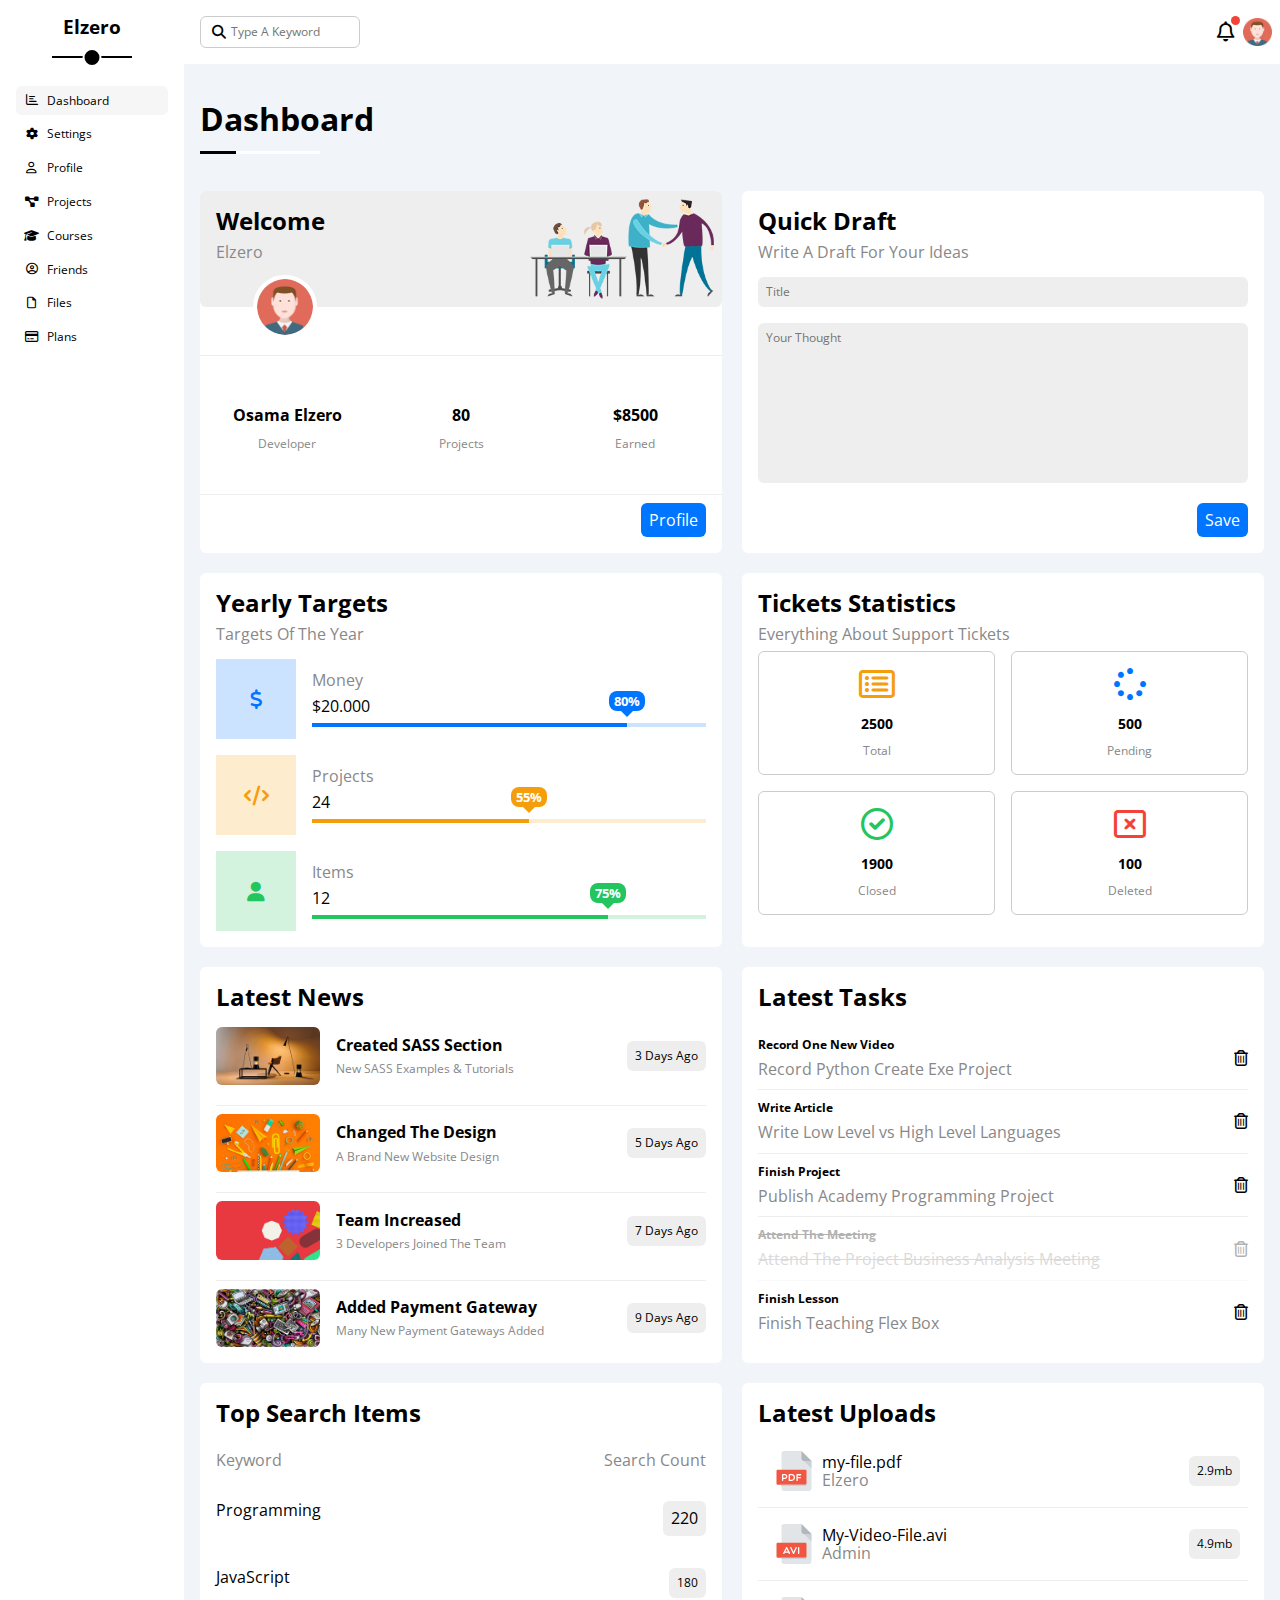
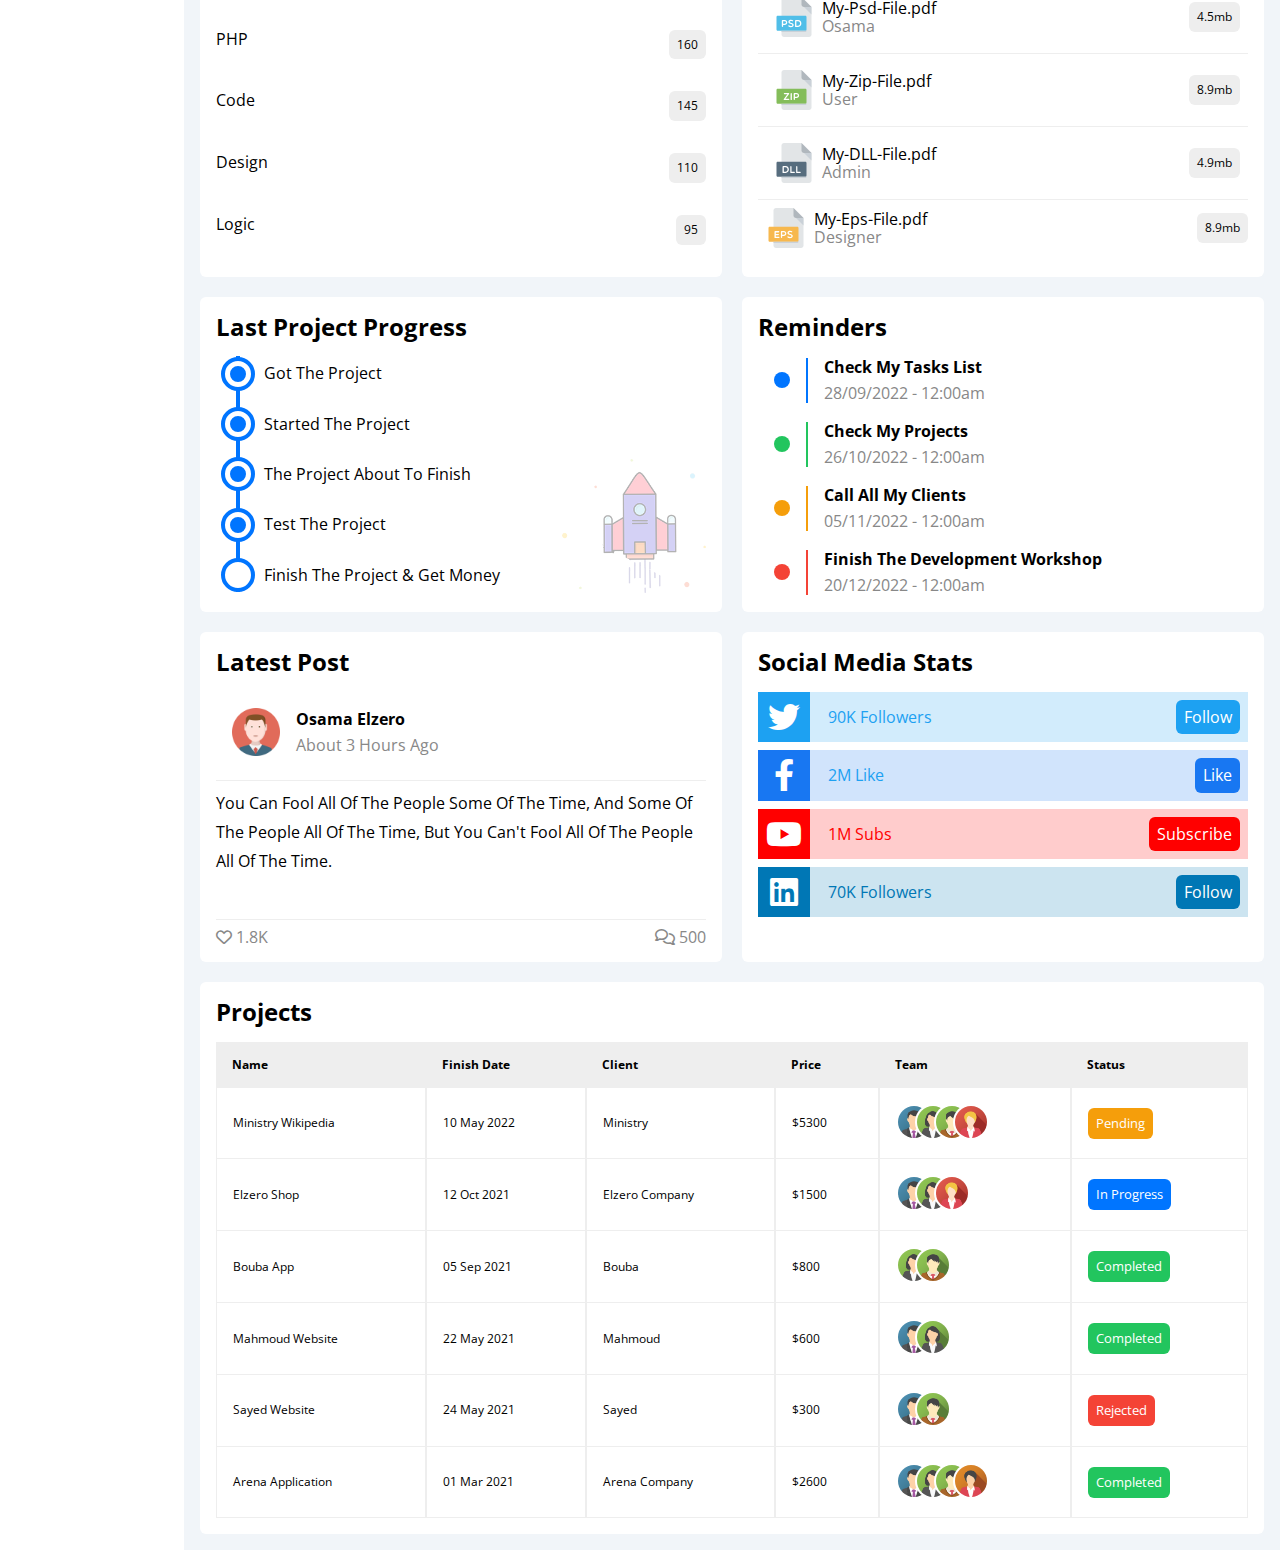
<file: index.html>
<!DOCTYPE html>
<html lang="en">
  <head>
    <meta charset="UTF-8" />
    <meta http-equiv="X-UA-Compatible" content="IE=edge" />
    <meta name="viewport" content="width=device-width, initial-scale=1.0" />
    <title>Dashboard</title>
    <!-- font awesome  -->
    <link rel="stylesheet" href="css/all.min.css" />
    <!-- normalize css style -->
    <link rel="stylesheet" href="css/normalize.css" />
    <!-- css style main file  -->
    <link rel="stylesheet" href="css/master.css" />
    <!-- css framework file  -->
    <link rel="stylesheet" href="css/framework.css" />
    <!-- google fonts  -->
    <link rel="preconnect" href="https://fonts.googleapis.com" />
    <link rel="preconnect" href="https://fonts.gstatic.com" crossorigin />
    <link
      href="https://fonts.googleapis.com/css2?family=Open+Sans:wght@300;500&display=swap"
      rel="stylesheet"
    />
  </head>
  <body>
    <div class="page d-flex contaner">
      <div class="side-bar bg-white p-1 p-sm-2 position-relative">
        <h3 class="text-center position-relative">Elzero</h3>
        <ul>
          <li>
            <a
              class="active d-flex align-items-center fs-1 color-black b-radius-6 p-1"
              href="index.html"
            >
              <i class="fa-regular fa-chart-bar fa-fw"></i>
              <span class="ms-1 d-none d-sm-inline-block">Dashboard</span>
            </a>
          </li>
          <li>
            <a
              class="d-flex align-items-center fs-1 color-black b-radius-6 p-1"
              href="settings.html"
            >
              <i class="fa-solid fa-gear fa-fw"></i>
              <span class="ms-1 d-none d-sm-inline-block">Settings</span>
            </a>
          </li>
          <li>
            <a
              class="d-flex align-items-center fs-1 color-black b-radius-6 p-1"
              href="profile.html"
            >
              <i class="fa-regular fa-user fa-fw"></i>
              <span class="ms-1 d-none d-sm-inline-block">Profile</span>
            </a>
          </li>
          <li>
            <a
              class="d-flex align-items-center fs-1 color-black b-radius-6 p-1"
              href="projects.html"
            >
              <i class="fa-solid fa-diagram-project fa-fw"></i>
              <span class="ms-1 d-none d-sm-inline-block">Projects</span>
            </a>
          </li>
          <li>
            <a
              class="d-flex align-items-center fs-1 color-black b-radius-6 p-1"
              href="courses.html"
            >
              <i class="fa-solid fa-graduation-cap fa-fw"></i>
              <span class="ms-1 d-none d-sm-inline-block">Courses</span>
            </a>
          </li>
          <li>
            <a
              class="d-flex align-items-center fs-1 color-black b-radius-6 p-1"
              href="friends.html"
            >
              <i class="fa-regular fa-circle-user fa-fw"></i>
              <span class="ms-1 d-none d-sm-inline-block">Friends</span>
            </a>
          </li>
          <li>
            <a
              class="d-flex align-items-center fs-1 color-black b-radius-6 p-1"
              href="files.html"
            >
              <i class="fa-regular fa-file fa-fw"></i>
              <span class="ms-1 d-none d-sm-inline-block">Files</span>
            </a>
          </li>
          <li>
            <a
              class="d-flex align-items-center fs-1 color-black b-radius-6 p-1"
              href="plans.html"
            >
              <i class="fa-regular fa-credit-card fa-fw"></i>
              <span class="ms-1 d-none d-sm-inline-block">Plans</span>
            </a>
          </li>
        </ul>
      </div>
      <main class="w-100">
        <div
          class="head bg-white p-2 d-flex align-items-center justify-content-between"
        >
          <div class="search position-relative">
            <input
              class="b-radius-6 p-1 fs-1"
              type="text"
              placeholder="Type A Keyword"
            />
          </div>
          <div class="icons d-flex align-items-center">
            <div class="notification position-relative">
              <i class="fa-regular fa-bell fa-lg"></i>
            </div>
            <div class="avatar">
              <img class="mw-100 ms-1" src="imgs/avatar.png" alt="" />
            </div>
          </div>
        </div>
        <h1 class="p-2 position-relative">Dashboard</h1>
        <div class="content-container d-flex p-2">
          <!-- wlcome card  -->
          <div
            class="card welcome-card b-radius-6 position-relative d-flex flex-column bg-white"
          >
            <div class="card-head b-radius-6 position-relative bg-light-grey">
              <div class="row d-flex justify-content-between">
                <div class="col-1 p-2">
                  <h2 class="mb-1">Welcome</h2>
                  <span class="color-grey">Elzero</span>
                </div>
                <div class="col-2 p-1 d-none d-xsm-flex align-items-center">
                  <img class="mw-100" src="imgs/welcome.png" alt="" />
                </div>
              </div>
              <img class="avatar-2 mw-100" src="imgs/avatar.png" alt="" />
            </div>
            <div
              class="card-body pt-5 pb-1 b-radius-6 text-center bg-white flex-1 d-flex flex-column align-items-center"
            >
              <div
                class="info d-flex flex-1 flex-column flex-sm-row align-items-center justify-content-center w-100"
              >
                <div class="col-1 p-1 p-sm-2 flex-1">
                  <h4 class="name p-1">Osama Elzero</h4>
                  <span class="color-grey fs-1 p-1">Developer</span>
                </div>
                <div class="col-1 p-1 p-sm-2 flex-1">
                  <h4 class="name p-1">80</h4>
                  <span class="color-grey fs-1 p-1">Projects</span>
                </div>
                <div class="col-1 p-1 p-sm-2 flex-1">
                  <h4 class="name p-1">$8500</h4>
                  <span class="color-grey fs-1 p-1">Earned</span>
                </div>
              </div>
            </div>
            <a
              class="profile-link main-btn mb-2 me-2 ms-auto"
              href="profile.html"
              >Profile</a
            >
          </div>
          <!-- end welcome card  -->
          <!-- start draft card  -->
          <div class="card draft-card b-radius-6 p-2 bg-white">
            <h2 class="mb-1">Quick Draft</h2>
            <span class="color-grey d-flex mb-2"
              >Write A Draft For Your Ideas</span
            >
            <form action="">
              <input
                type="text"
                placeholder="Title"
                class="b-radius-6 bg-light-grey d-flex w-100 border-none p-1 mb-2 fs-1"
              />
              <textarea
                class="thought b-radius-6 bg-light-grey w-100 border-none p-1 mb-2 fs-1"
                placeholder="Your Thought"
              ></textarea>
              <input
                type="submit"
                value="Save"
                class="save main-btn d-flex ms-auto"
                href="profile.html "
              />
            </form>
          </div>
          <!-- end quick draft card  -->
          <!-- star statistics card  -->
          <div
            class="card statistics b-radius-6 position-relative bg-white b-radius-6 p-2"
          >
            <h2 class="mb-1">Yearly Targets</h2>
            <span class="color-grey">Targets Of The Year</span>
            <div class="targets mt-2 d-flex flex-column gap-1">
              <div class="target blue d-flex align-items-center">
                <div
                  class="icon bg-light-blue color-blue d-flex justify-content-center align-items-center"
                >
                  <i class="fa-solid fa-dollar-sign fa-lg"></i>
                </div>
                <div class="ms-2 flex-1">
                  <div class="title color-grey mb-1">Money</div>
                  <div class="mb-1">$20.000</div>
                  <div class="progress bg-light-blue position-relative">
                    <span
                      class="bg-blue"
                      style="width: 80%"
                      data-progress="80%"
                    ></span>
                  </div>
                </div>
              </div>
              <div class="target orange d-flex align-items-center">
                <div
                  class="icon bg-light-orange color-orange d-flex justify-content-center align-items-center"
                >
                  <i class="fa-solid fa-code fa-lg"></i>
                </div>
                <div class="ms-2 flex-1">
                  <div class="title color-grey mb-1">Projects</div>
                  <div class="mb-1">24</div>
                  <div class="progress bg-light-orange position-relative">
                    <span
                      class="bg-orange"
                      style="width: 55%"
                      data-progress="55%"
                    ></span>
                  </div>
                </div>
              </div>
              <div class="target green d-flex align-items-center">
                <div
                  class="icon bg-light-green color-green d-flex justify-content-center align-items-center"
                >
                  <i class="fa-solid fa-user fa-lg"></i>
                </div>
                <div class="ms-2 flex-1">
                  <div class="title color-grey mb-1">Items</div>
                  <div class="mb-1">12</div>
                  <div class="progress bg-light-green position-relative">
                    <span
                      class="bg-green"
                      style="width: 75%"
                      data-progress="75%"
                    ></span>
                  </div>
                </div>
              </div>
            </div>
          </div>
          <!-- end  statistics card  -->
          <!-- start ticket card  -->
          <div class="card tickets b-radius-6 position-relative p-2 bg-white">
            <h2 class="mb-1">Tickets Statistics</h2>
            <p class="color-grey">Everything About Support Tickets</p>
            <div class="mt-1 d-flex text-center gap-1 flex-wrap">
              <div class="box p-2 b-radius-6">
                <i
                  class="fa-regular fa-rectangle-list fa-2x mb-2 color-orange"
                ></i>
                <span class="d-block fw-bold fs-2 mb-1">2500</span>
                <span class="color-grey fs-1">Total</span>
              </div>
              <div class="box p-2 b-radius-6">
                <i class="fa-solid fa-spinner fa-2x mb-2 color-blue"></i>
                <span class="d-block fw-bold fs-2 mb-1">500</span>
                <span class="color-grey fs-1">Pending</span>
              </div>
              <div class="box p-2 b-radius-6">
                <i
                  class="fa-regular fa-circle-check fa-2x mb-2 color-green"
                ></i>
                <span class="d-block fw-bold fs-2 mb-1">1900</span>
                <span class="color-grey fs-1">Closed</span>
              </div>
              <div class="box p-2 b-radius-6">
                <i
                  class="fa-regular fa-rectangle-xmark fa-2x mb-2 color-red"
                ></i>
                <span class="d-block fw-bold fs-2 mb-1">100</span>
                <span class="color-grey fs-1">Deleted</span>
              </div>
            </div>
          </div>
          <!-- end ticket card  -->
          <!-- begin Latest News card  -->
          <div
            class="card news b-radius-6 position-relative p-2 bg-white text-center text-sm-left"
          >
            <h2 class="mb-2">Latest News</h2>
            <div class="news-row mb-1 d-sm-flex align-items-center">
              <img class="mw-100" src="imgs/news-01.png" alt="" />
              <div class="info">
                <h3 class="mb-1">Created SASS Section</h3>
                <p class="fs-1 color-grey">New SASS Examples & Tutorials</p>
              </div>
              <div class="label main-btn bg-light-grey fs-1 color-black">
                3 Days Ago
              </div>
            </div>
            <div class="news-row mb-1 d-sm-flex align-items-center">
              <img class="mw-100" src="imgs/news-02.png" alt="" />
              <div class="info">
                <h3 class="mb-1">Changed The Design</h3>
                <p class="fs-1 color-grey">A Brand New Website Design</p>
              </div>
              <div class="label main-btn bg-light-grey fs-1 color-black">
                5 Days Ago
              </div>
            </div>
            <div class="news-row mb-1 d-sm-flex align-items-center">
              <img class="mw-100" src="imgs/news-03.png" alt="" />
              <div class="info">
                <h3 class="mb-1">Team Increased</h3>
                <p class="fs-1 color-grey">3 Developers Joined The Team</p>
              </div>
              <div class="label main-btn bg-light-grey fs-1 color-black">
                7 Days Ago
              </div>
            </div>
            <div class="news-row d-sm-flex align-items-center">
              <img class="mw-100" src="imgs/news-04.png" alt="" />
              <div class="info">
                <h3 class="mb-1">Added Payment Gateway</h3>
                <p class="fs-1 color-grey">Many New Payment Gateways Added</p>
              </div>
              <div class="label main-btn bg-light-grey fs-1 color-black">
                9 Days Ago
              </div>
            </div>
          </div>
          <!-- end Latest News card  -->
          <!-- start tasks -->
          <div class="card tasks b-radius-6 position-relative p-2 bg-white">
            <h2 class="mb-2">Latest Tasks</h2>
            <div
              class="task-row d-flex align-items-center justify-content-between"
            >
              <div class="info">
                <h3 class="mb-1 fs-1">Record One New Video</h3>
                <p class="color-grey">Record Python Create Exe Project</p>
              </div>
              <i class="fa-regular fa-trash-can delete"></i>
            </div>
            <div
              class="task-row d-flex align-items-center justify-content-between"
            >
              <div class="info">
                <h3 class="mb-1 fs-1">Write Article</h3>
                <p class="color-grey">
                  Write Low Level vs High Level Languages
                </p>
              </div>
              <i class="fa-regular fa-trash-can delete"></i>
            </div>
            <div
              class="task-row d-flex align-items-center justify-content-between"
            >
              <div class="info">
                <h3 class="mb-1 fs-1">Finish Project</h3>
                <p class="color-grey">Publish Academy Programming Project</p>
              </div>
              <i class="fa-regular fa-trash-can delete"></i>
            </div>
            <div
              class="task-row d-flex align-items-center justify-content-between done"
            >
              <div class="info">
                <h3 class="mb-1 fs-1">Attend The Meeting</h3>
                <p class="color-grey">
                  Attend The Project Business Analysis Meeting
                </p>
              </div>
              <i class="fa-regular fa-trash-can delete"></i>
            </div>
            <div
              class="task-row d-flex align-items-center justify-content-between"
            >
              <div class="info">
                <h3 class="mb-1 fs-1">Finish Lesson</h3>
                <p class="color-grey">Finish Teaching Flex Box</p>
              </div>
              <i class="fa-regular fa-trash-can delete"></i>
            </div>
          </div>
          <!-- end tasks  -->
          <!-- begin search items card  -->
          <div
            class="card search-items b-radius-6 position-relative p-2 bg-white"
          >
            <h2 class="mb-3">Top Search Items</h2>
            <div
              class="items-head d-flex justify-content-between color-grey mb-2"
            >
              <div>Keyword</div>
              <div>Search Count</div>
            </div>
            <div class="items d-flex justify-content-between py-2">
              <span>Programming</span>
              <span class="bg-light-grey main-btn color-black">220</span>
            </div>
            <div class="items d-flex justify-content-between py-2">
              <span>JavaScript</span>
              <span class="bg-light-grey main-btn color-black fs-1">180</span>
            </div>
            <div class="items d-flex justify-content-between py-2">
              <span>PHP</span>
              <span class="bg-light-grey main-btn color-black fs-1">160</span>
            </div>
            <div class="items d-flex justify-content-between py-2">
              <span>Code</span>
              <span class="bg-light-grey main-btn color-black fs-1">145</span>
            </div>
            <div class="items d-flex justify-content-between py-2">
              <span>Design</span>
              <span class="bg-light-grey main-btn color-black fs-1">110</span>
            </div>
            <div class="items d-flex justify-content-between py-2">
              <span>Logic</span>
              <span class="bg-light-grey main-btn color-black fs-1">95</span>
            </div>
          </div>
          <!-- end serch items card  -->
          <!-- begin latest uploads card  -->
          <div
            class="card latest-uploads b-radius-6 position-relative p-2 bg-white"
          >
            <h2 class="mb-1">Latest Uploads</h2>
            <ul>
              <li class="d-flex justify-content-between align-items-center p-1">
                <div class="d-flex align-items-center">
                  <img class="m-1" src="imgs/pdf.svg" alt="" />
                  <div>
                    <span class="d-block">my-file.pdf</span>
                    <span class="color-grey">Elzero</span>
                  </div>
                </div>
                <div class="bg-light-grey main-btn color-black fs-1">2.9mb</div>
              </li>
              <li class="d-flex justify-content-between align-items-center p-1">
                <div class="d-flex align-items-center">
                  <img class="m-1" src="imgs/avi.svg" alt="" />
                  <div>
                    <span class="d-block">My-Video-File.avi</span>
                    <span class="color-grey">Admin</span>
                  </div>
                </div>
                <div class="bg-light-grey main-btn color-black fs-1">4.9mb</div>
              </li>
              <li class="d-flex justify-content-between align-items-center p-1">
                <div class="d-flex align-items-center">
                  <img class="m-1" src="imgs/psd.svg" alt="" />
                  <div>
                    <span class="d-block">My-Psd-File.pdf</span>
                    <span class="color-grey">Osama</span>
                  </div>
                </div>
                <div class="bg-light-grey main-btn color-black fs-1">4.5mb</div>
              </li>
              <li class="d-flex justify-content-between align-items-center p-1">
                <div class="d-flex align-items-center">
                  <img class="m-1" src="imgs/zip.svg" alt="" />
                  <div>
                    <span class="d-block">My-Zip-File.pdf</span>
                    <span class="color-grey">User</span>
                  </div>
                </div>
                <div class="bg-light-grey main-btn color-black fs-1">8.9mb</div>
              </li>
              <li class="d-flex justify-content-between align-items-center p-1">
                <div class="d-flex align-items-center">
                  <img class="m-1" src="imgs/dll.svg" alt="" />
                  <div>
                    <span class="d-block">My-DLL-File.pdf</span>
                    <span class="color-grey">Admin</span>
                  </div>
                </div>
                <div class="bg-light-grey main-btn color-black fs-1">4.9mb</div>
              </li>
              <li class="d-flex justify-content-between align-items-center">
                <div class="d-flex align-items-center">
                  <img class="m-1" src="imgs/eps.svg" alt="" />
                  <div>
                    <span class="d-block">My-Eps-File.pdf</span>
                    <span class="color-grey">Designer</span>
                  </div>
                </div>
                <div class="bg-light-grey main-btn color-black fs-1">8.9mb</div>
              </li>
            </ul>
          </div>
          <!-- End Latest Uploads card -->
          <!-- Start Last Project Progeress card -->
          <div
            class="card last-project card b-radius-6 position-relative p-2 bg-white position-relative"
          >
            <h2 class="mb-2">Last Project Progress</h2>
            <ul class="position-relative">
              <li class="mt-2 ps-3 py-1 d-flex align-items-center done">
                Got The Project
              </li>
              <li class="mt-2 ps-3 py-1 d-flex align-items-center done">
                Started The Project
              </li>
              <li class="mt-2 ps-3 py-1 d-flex align-items-center done">
                The Project About To Finish
              </li>
              <li class="mt-2 ps-3 py-1 d-flex align-items-center current">
                Test The Project
              </li>
              <li class="mt-2 ps-3 py-1 d-flex align-items-center">
                Finish The Project & Get Money
              </li>
            </ul>
            <img
              class="launch-icon d-none d-sm-block"
              src="imgs/project.png"
              alt=""
            />
          </div>
          <!-- End Last Project Progress card -->
          <!-- Start Reminders card -->
          <div class="reminders card b-radius-6 position-relative p-2 bg-white">
            <h2 class="mb-2">Reminders</h2>
            <ul class="">
              <li class="d-flex align-items-center mt-2">
                <span class="key bg-blue m-2 d-block radius-50"></span>
                <div class="ps-2 blue">
                  <p class="fw-bold mb-1">Check My Tasks List</p>
                  <span class="color-grey">28/09/2022 - 12:00am</span>
                </div>
              </li>
              <li class="d-flex align-items-center mt-2">
                <span class="key bg-green m-2 d-block radius-50"></span>
                <div class="ps-2 green">
                  <p class="fw-bold mb-1">Check My Projects</p>
                  <span class="color-grey">26/10/2022 - 12:00am</span>
                </div>
              </li>
              <li class="d-flex align-items-center mt-2">
                <span class="key bg-orange m-2 d-block radius-50"></span>
                <div class="ps-2 orange">
                  <p class="fw-bold mb-1">Call All My Clients</p>
                  <span class="color-grey">05/11/2022 - 12:00am</span>
                </div>
              </li>
              <li class="d-flex align-items-center mt-2">
                <span class="key bg-red m-2 d-block radius-50"></span>
                <div class="ps-2 red">
                  <p class="fw-bold mb-1">Finish The Development Workshop</p>
                  <span class="color-grey">20/12/2022 - 12:00am</span>
                </div>
              </li>
            </ul>
          </div>
          <!-- End Reminders card -->
          <!-- Start Latest Post card -->
          <div
            class="latest-post card b-radius-6 position-relative p-2 bg-white"
          >
            <h2 class="mb-2">Latest Post</h2>
            <div class="top d-flex align-items-center">
              <img class="avatar m-2" src="imgs/avatar.png" alt="" />
              <div class="info">
                <span class="d-block mb-1 fw-bold">Osama Elzero</span>
                <span class="color-grey">About 3 Hours Ago</span>
              </div>
            </div>
            <div
              class="post-content text-center text-sm-left pt-1 pb-1 mt-1 mb-1"
            >
              You can fool all of the people some of the time, and some of the
              people all of the time, but you can't fool all of the people all
              of the time.
            </div>
            <div
              class="post-stats d-flex justify-content-between align-items-center color-grey"
            >
              <div>
                <i class="fa-regular fa-heart"></i>
                <span>1.8K</span>
              </div>
              <div>
                <i class="fa-regular fa-comments"></i>
                <span>500</span>
              </div>
            </div>
          </div>
          <!-- End Latest Post card -->
          <!-- Start Social Media Stats card -->
          <div
            class="social-media card b-radius-6 position-relative p-2 bg-white"
          >
            <h2 class="mb-2">Social Media Stats</h2>
            <div
              class="box twitter p-1 position-relative mb-1 d-flex justify-content-between align-items-center"
            >
              <i
                class="fa-brands fa-twitter fa-2x color-white h-100 d-flex justify-content-center align-items-center"
              ></i>
              <span>90K Followers</span>
              <a class="color-white main-btn" href="#">Follow</a>
            </div>
            <div
              class="box facebook p-1 position-relative mb-1 d-flex justify-content-between align-items-center"
            >
              <i
                class="fa-brands fa-facebook-f fa-2x color-white h-100 d-flex justify-content-center align-items-center"
              ></i>
              <span>2M Like</span>
              <a class="color-white main-btn" href="#">Like</a>
            </div>
            <div
              class="box youtube p-1 position-relative mb-1 d-flex justify-content-between align-items-center"
            >
              <i
                class="fa-brands fa-youtube fa-2x color-white h-100 d-flex justify-content-center align-items-center"
              ></i>
              <span>1M Subs</span>
              <a class="color-white main-btn" href="#">Subscribe</a>
            </div>
            <div
              class="box linkedin p-1 position-relative mb-1 d-flex justify-content-between align-items-center"
            >
              <i
                class="fa-brands fa-linkedin fa-2x color-white h-100 d-flex justify-content-center align-items-center"
              ></i>
              <span>70K Followers</span>
              <a class="color-white main-btn" href="#">Follow</a>
            </div>
          </div>
          <!-- Start End Media Stats Widget -->
          <!-- Start Projects Table -->
          <div
            class="projects card b-radius-6 p-2 bg-white "
          >
            <h2 class="mb-2">Projects</h2>
            <div class="responsive-table">
              <table class="fs-1 w-100">
                <thead>
                  <tr>
                    <td>Name</td>
                    <td>Finish Date</td>
                    <td>Client</td>
                    <td>Price</td>
                    <td>Team</td>
                    <td>Status</td>
                  </tr>
                </thead>
                <tbody>
                  <tr>
                    <td>Ministry Wikipedia</td>
                    <td>10 May 2022</td>
                    <td>Ministry</td>
                    <td>$5300</td>
                    <td>
                      <img src="imgs/team-01.png" alt="" />
                      <img src="imgs/team-02.png" alt="" />
                      <img src="imgs/team-03.png" alt="" />
                      <img src="imgs/team-05.png" alt="" />
                    </td>
                    <td>
                      <span class="label main-btn bg-orange">Pending</span>
                    </td>
                  </tr>
                  <tr>
                    <td>Elzero Shop</td>
                    <td>12 Oct 2021</td>
                    <td>Elzero Company</td>
                    <td>$1500</td>
                    <td>
                      <img src="imgs/team-01.png" alt="" />
                      <img src="imgs/team-02.png" alt="" />
                      <img src="imgs/team-05.png" alt="" />
                    </td>
                    <td>
                      <span class="label main-btn bg-blue">In Progress</span>
                    </td>
                  </tr>
                  <tr>
                    <td>Bouba App</td>
                    <td>05 Sep 2021</td>
                    <td>Bouba</td>
                    <td>$800</td>
                    <td>
                      <img src="imgs/team-02.png" alt="" />
                      <img src="imgs/team-03.png" alt="" />
                    </td>
                    <td>
                      <span class="label main-btn bg-green">Completed</span>
                    </td>
                  </tr>
                  <tr>
                    <td>Mahmoud Website</td>
                    <td>22 May 2021</td>
                    <td>Mahmoud</td>
                    <td>$600</td>
                    <td>
                      <img src="imgs/team-01.png" alt="" />
                      <img src="imgs/team-02.png" alt="" />
                    </td>
                    <td>
                      <span class="label main-btn bg-green">Completed</span>
                    </td>
                  </tr>
                  <tr>
                    <td>Sayed Website</td>
                    <td>24 May 2021</td>
                    <td>Sayed</td>
                    <td>$300</td>
                    <td>
                      <img src="imgs/team-01.png" alt="" />
                      <img src="imgs/team-03.png" alt="" />
                    </td>
                    <td><span class="label main-btn bg-red">Rejected</span></td>
                  </tr>
                  <tr>
                    <td>Arena Application</td>
                    <td>01 Mar 2021</td>
                    <td>Arena Company</td>
                    <td>$2600</td>
                    <td>
                      <img src="imgs/team-01.png" alt="" />
                      <img src="imgs/team-02.png" alt="" />
                      <img src="imgs/team-03.png" alt="" />
                      <img src="imgs/team-04.png" alt="" />
                    </td>
                    <td>
                      <span class="label main-btn bg-green">Completed</span>
                    </td>
                  </tr>
                </tbody>
              </table>
            </div>
          </div>
        </div>
        <!-- End Projects Table -->
      </main>
    </div>
  </body>
</html>
</file>
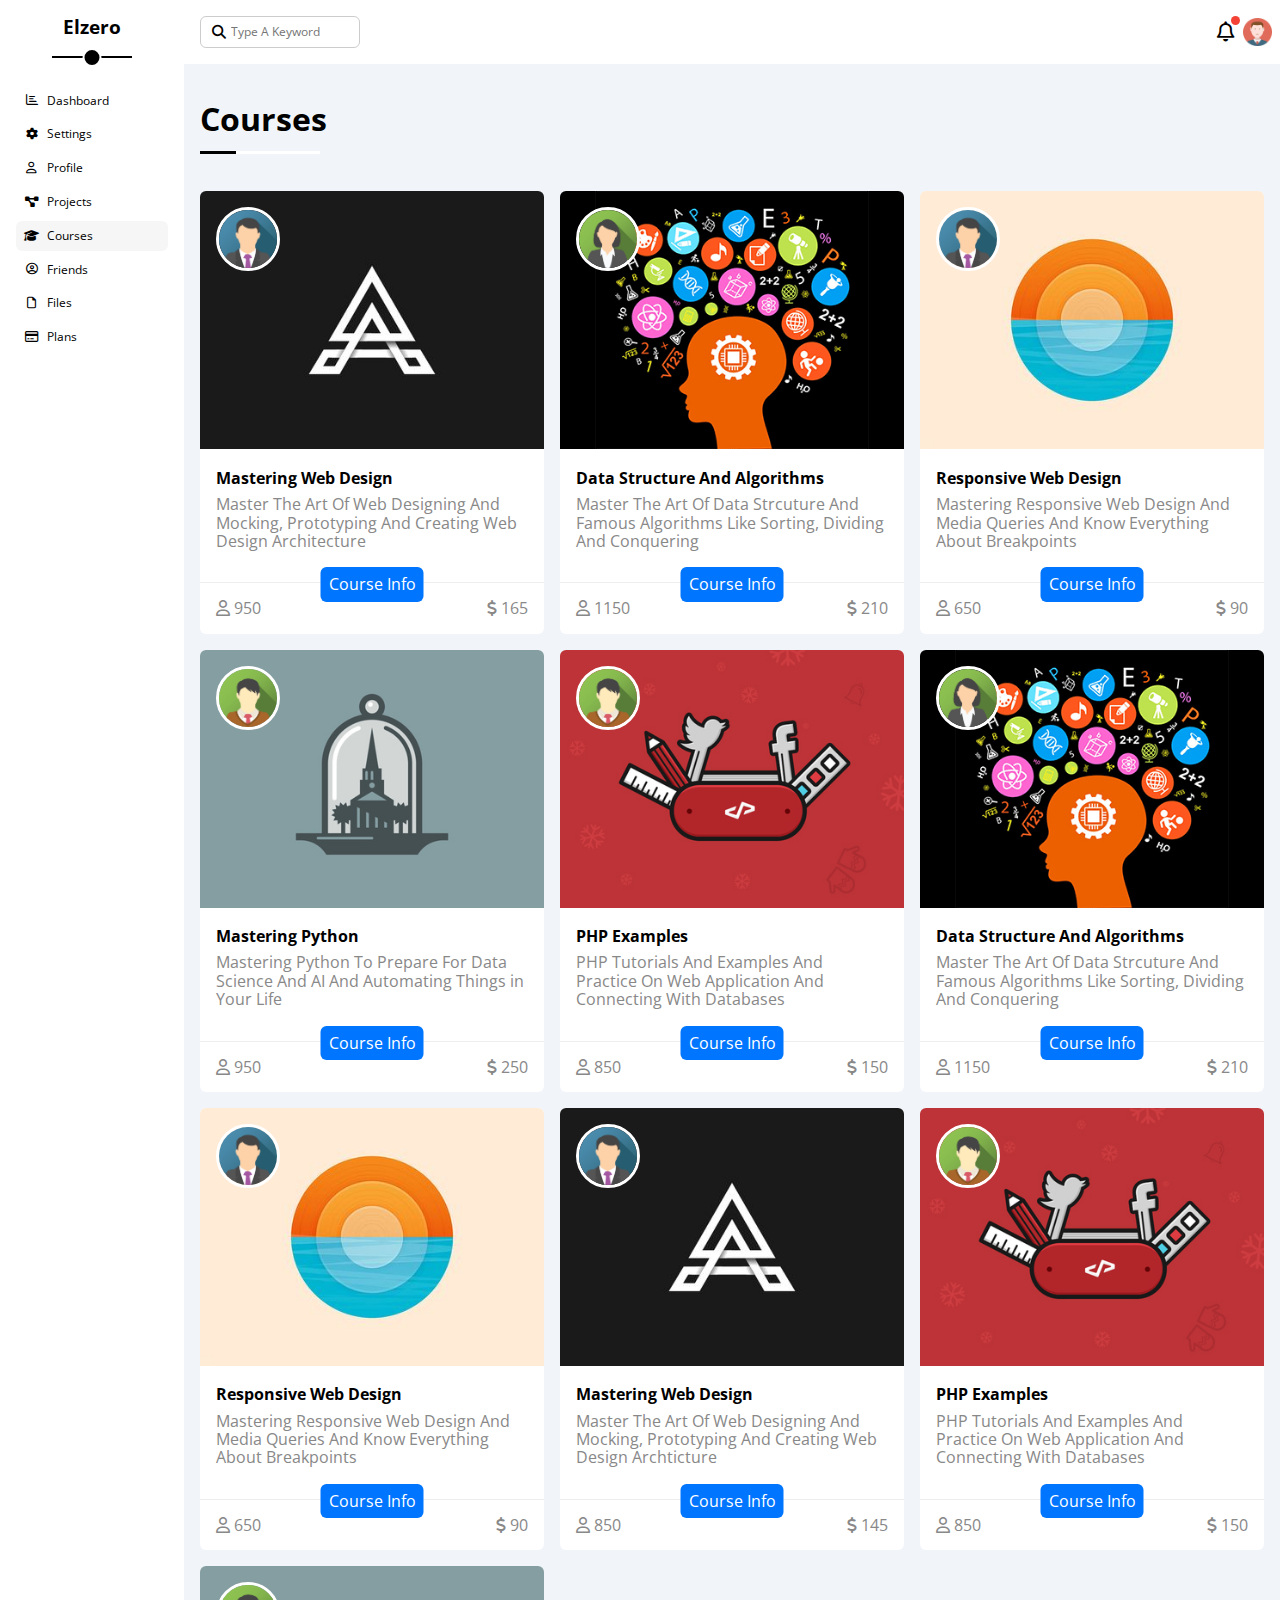
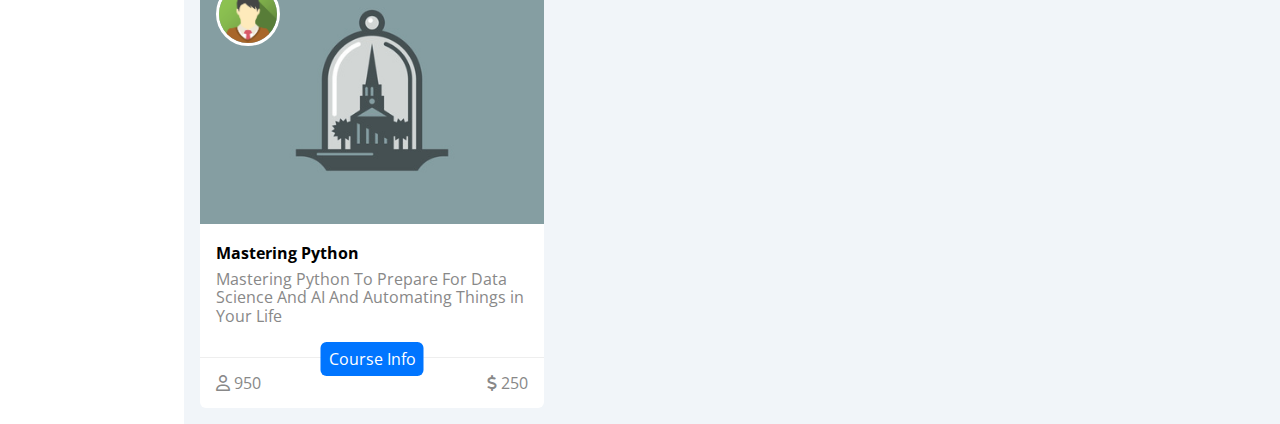
<file: courses.html>
<!DOCTYPE html>
<html lang="en">
  <head>
    <meta charset="UTF-8" />
    <meta http-equiv="X-UA-Compatible" content="IE=edge" />
    <meta name="viewport" content="width=device-width, initial-scale=1.0" />
    <title>Courses</title>
    <!-- font awesome  -->
    <link rel="stylesheet" href="css/all.min.css" />
    <!-- normalize css style -->
    <link rel="stylesheet" href="css/normalize.css" />
    <!-- css style main file  -->
    <link rel="stylesheet" href="css/master.css" />
    <!-- css framework file  -->
    <link rel="stylesheet" href="css/framework.css" />
    <!-- google fonts  -->
    <link rel="preconnect" href="https://fonts.googleapis.com" />
    <link rel="preconnect" href="https://fonts.gstatic.com" crossorigin />
    <link
      href="https://fonts.googleapis.com/css2?family=Open+Sans:wght@300;500&display=swap"
      rel="stylesheet"
    />
  </head>
  <body>
    <div class="page d-flex contaner">
      <div class="side-bar bg-white p-1 p-sm-2 position-relative">
        <h3 class="text-center position-relative">Elzero</h3>
        <ul>
          <li>
            <a
              class="d-flex align-items-center fs-1 color-black b-radius-6 p-1"
              href="index.html"
            >
              <i class="fa-regular fa-chart-bar fa-fw"></i>
              <span class="ms-1 d-none d-sm-inline-block">Dashboard</span>
            </a>
          </li>
          <li>
            <a
              class="d-flex align-items-center fs-1 color-black b-radius-6 p-1"
              href="settings.html"
            >
              <i class="fa-solid fa-gear fa-fw"></i>
              <span class="ms-1 d-none d-sm-inline-block">Settings</span>
            </a>
          </li>
          <li>
            <a
              class="d-flex align-items-center fs-1 color-black b-radius-6 p-1"
              href="profile.html"
            >
              <i class="fa-regular fa-user fa-fw"></i>
              <span class="ms-1 d-none d-sm-inline-block">Profile</span>
            </a>
          </li>
          <li>
            <a
              class="d-flex align-items-center fs-1 color-black b-radius-6 p-1"
              href="projects.html"
            >
              <i class="fa-solid fa-diagram-project fa-fw"></i>
              <span class="ms-1 d-none d-sm-inline-block">Projects</span>
            </a>
          </li>
          <li>
            <a
              class="active d-flex align-items-center fs-1 color-black b-radius-6 p-1"
              href="courses.html"
            >
              <i class="fa-solid fa-graduation-cap fa-fw"></i>
              <span class="ms-1 d-none d-sm-inline-block">Courses</span>
            </a>
          </li>
          <li>
            <a
              class="d-flex align-items-center fs-1 color-black b-radius-6 p-1"
              href="friends.html"
            >
              <i class="fa-regular fa-circle-user fa-fw"></i>
              <span class="ms-1 d-none d-sm-inline-block">Friends</span>
            </a>
          </li>
          <li>
            <a
              class="d-flex align-items-center fs-1 color-black b-radius-6 p-1"
              href="files.html"
            >
              <i class="fa-regular fa-file fa-fw"></i>
              <span class="ms-1 d-none d-sm-inline-block">Files</span>
            </a>
          </li>
          <li>
            <a
              class="d-flex align-items-center fs-1 color-black b-radius-6 p-1"
              href="plans.html"
            >
              <i class="fa-regular fa-credit-card fa-fw"></i>
              <span class="ms-1 d-none d-sm-inline-block">Plans</span>
            </a>
          </li>
        </ul>
      </div>
      <main class="w-100">
        <div
          class="head bg-white p-2 d-flex align-items-center justify-content-between"
        >
          <div class="search position-relative">
            <input
              class="b-radius-6 p-1 fs-1"
              type="text"
              placeholder="Type A Keyword"
            />
          </div>
          <div class="icons d-flex align-items-center">
            <div class="notification position-relative">
              <i class="fa-regular fa-bell fa-lg"></i>
            </div>
            <div class="avatar">
              <img class="mw-100 ms-1" src="imgs/avatar.png" alt="" />
            </div>
          </div>
        </div>
        <h1 class="p-2 position-relative">Courses</h1>
        <div class="courses-page gap-1 p-2">
          <div class="course bg-white b-radius-6 position-relative">
            <img class="cover" src="imgs/course-01.jpg" alt="" />
            <img class="instructor" src="imgs/team-01.png" alt="" />
            <div class="p-2">
              <h4 class="">Mastering Web Design</h4>
              <p class="description color-grey mt-1">
                Master The Art Of Web Designing And Mocking, Prototyping And
                Creating Web Design Architecture
              </p>
            </div>
            <div class="info p-2 position-relative d-flex justify-content-between align-items-center">
              <span class="title bg-blue main-btn">Course Info</span>
              <span class="color-grey">
                <i class="fa-regular fa-user"></i>
                950
              </span>
              <span class="color-grey">
                <i class="fa-solid fa-dollar-sign"></i>
                165
              </span>
            </div>
          </div>
          <div class="course bg-white b-radius-6 position-relative">
            <img class="cover" src="imgs/course-02.jpg" alt="" />
            <img class="instructor" src="imgs/team-02.png" alt="" />
            <div class="p-2">
              <h4 class="">Data Structure And Algorithms</h4>
              <p class="description color-grey mt-1">
                Master The Art Of Data Strcuture And Famous Algorithms Like
                Sorting, Dividing And Conquering
              </p>
            </div>
            <div class="info p-2 position-relative d-flex justify-content-between align-items-center">
              <span class="title bg-blue main-btn">Course Info</span>
              <span class="color-grey">
                <i class="fa-regular fa-user"></i> 1150</span
              >
              <span class="color-grey"
                ><i class="fa-solid fa-dollar-sign"></i> 210</span
              >
            </div>
          </div>
          <div class="course bg-white b-radius-6 position-relative">
            <img class="cover" src="imgs/course-03.jpg" alt="" />
            <img class="instructor" src="imgs/team-01.png" alt="" />
            <div class="p-2">
              <h4 class="">Responsive Web Design</h4>
              <p class="description color-grey mt-1">
                Mastering Responsive Web Design And Media Queries And Know
                Everything About Breakpoints
              </p>
            </div>
            <div class="info p-2 position-relative d-flex justify-content-between align-items-center">
              <span class="title bg-blue main-btn">Course Info</span>
              <span class="color-grey">
                <i class="fa-regular fa-user"></i> 650</span
              >
              <span class="color-grey"
                ><i class="fa-solid fa-dollar-sign"></i> 90</span
              >
            </div>
          </div>
          <div class="course bg-white b-radius-6 position-relative">
            <img class="cover" src="imgs/course-04.jpg" alt="" />
            <img class="instructor" src="imgs/team-03.png" alt="" />
            <div class="p-2">
              <h4 class="">Mastering Python</h4>
              <p class="description color-grey mt-1">
                Mastering Python To Prepare For Data Science And AI And
                Automating Things in Your Life
              </p>
            </div>
            <div class="info p-2 position-relative d-flex justify-content-between align-items-center">
              <span class="title bg-blue main-btn">Course Info</span>
              <span class="color-grey">
                <i class="fa-regular fa-user"></i> 950</span
              >
              <span class="color-grey"
                ><i class="fa-solid fa-dollar-sign"></i> 250</span
              >
            </div>
          </div>
          <div class="course bg-white b-radius-6 position-relative">
            <img class="cover" src="imgs/course-05.jpg" alt="" />
            <img class="instructor" src="imgs/team-03.png" alt="" />
            <div class="p-2">
              <h4 class="">PHP Examples</h4>
              <p class="description color-grey mt-1">
                PHP Tutorials And Examples And Practice On Web Application And
                Connecting With Databases
              </p>
            </div>
            <div class="info p-2 position-relative d-flex justify-content-between align-items-center">
              <span class="title bg-blue main-btn">Course Info</span>
              <span class="color-grey">
                <i class="fa-regular fa-user"></i> 850</span
              >
              <span class="color-grey"
                ><i class="fa-solid fa-dollar-sign"></i> 150</span
              >
            </div>
          </div>
          <div class="course bg-white b-radius-6 position-relative">
            <img class="cover" src="imgs/course-02.jpg" alt="" />
            <img class="instructor" src="imgs/team-02.png" alt="" />
            <div class="p-2">
              <h4 class="">Data Structure And Algorithms</h4>
              <p class="description color-grey mt-1">
                Master The Art Of Data Strcuture And Famous Algorithms Like
                Sorting, Dividing And Conquering
              </p>
            </div>
            <div class="info p-2 position-relative d-flex justify-content-between align-items-center">
              <span class="title bg-blue main-btn">Course Info</span>
              <span class="color-grey">
                <i class="fa-regular fa-user"></i> 1150</span
              >
              <span class="color-grey"
                ><i class="fa-solid fa-dollar-sign"></i> 210</span
              >
            </div>
          </div>
          <div class="course bg-white b-radius-6 position-relative">
            <img class="cover" src="imgs/course-03.jpg" alt="" />
            <img class="instructor" src="imgs/team-01.png" alt="" />
            <div class="p-2">
              <h4 class="">Responsive Web Design</h4>
              <p class="description color-grey mt-1">
                Mastering Responsive Web Design And Media Queries And Know
                Everything About Breakpoints
              </p>
            </div>
            <div class="info p-2 position-relative d-flex justify-content-between align-items-center">
              <span class="title bg-blue main-btn">Course Info</span>
              <span class="color-grey">
                <i class="fa-regular fa-user"></i> 650</span
              >
              <span class="color-grey"
                ><i class="fa-solid fa-dollar-sign"></i> 90</span
              >
            </div>
          </div>
          <div class="course bg-white b-radius-6 position-relative">
            <img class="cover" src="imgs/course-01.jpg" alt="" />
            <img class="instructor" src="imgs/team-01.png" alt="" />
            <div class="p-2">
              <h4 class="">Mastering Web Design</h4>
              <p class="description color-grey mt-1">
                Master The Art Of Web Designing And Mocking, Prototyping And
                Creating Web Design Archticture
              </p>
            </div>
            <div class="info p-2 position-relative d-flex justify-content-between align-items-center">
              <span class="title bg-blue main-btn">Course Info</span>
              <span class="color-grey">
                <i class="fa-regular fa-user"></i> 850</span
              >
              <span class="color-grey"
                ><i class="fa-solid fa-dollar-sign"></i> 145</span
              >
            </div>
          </div>
          <div class="course bg-white b-radius-6 position-relative">
            <img class="cover" src="imgs/course-05.jpg" alt="" />
            <img class="instructor" src="imgs/team-03.png" alt="" />
            <div class="p-2">
              <h4 class="">PHP Examples</h4>
              <p class="description color-grey mt-1">
                PHP Tutorials And Examples And Practice On Web Application And
                Connecting With Databases
              </p>
            </div>
            <div class="info p-2 position-relative d-flex justify-content-between align-items-center">
              <span class="title bg-blue main-btn">Course Info</span>
              <span class="color-grey">
                <i class="fa-regular fa-user"></i> 850</span
              >
              <span class="color-grey"
                ><i class="fa-solid fa-dollar-sign"></i> 150</span
              >
            </div>
          </div>
          <div class="course bg-white b-radius-6 position-relative">
            <img class="cover" src="imgs/course-04.jpg" alt="" />
            <img class="instructor" src="imgs/team-03.png" alt="" />
            <div class="p-2">
              <h4 class="">Mastering Python</h4>
              <p class="description color-grey mt-1">
                Mastering Python To Prepare For Data Science And AI And
                Automating Things in Your Life
              </p>
            </div>
            <div class="info p-2 position-relative d-flex justify-content-between align-items-center">
              <span class="title bg-blue main-btn">Course Info</span>
              <span class="color-grey">
                <i class="fa-regular fa-user"></i> 950</span
              >
              <span class="color-grey"
                ><i class="fa-solid fa-dollar-sign"></i> 250</span
              >
            </div>
          </div>
        </div>
      </main>
    </div>
  </body>
</html>
</file>
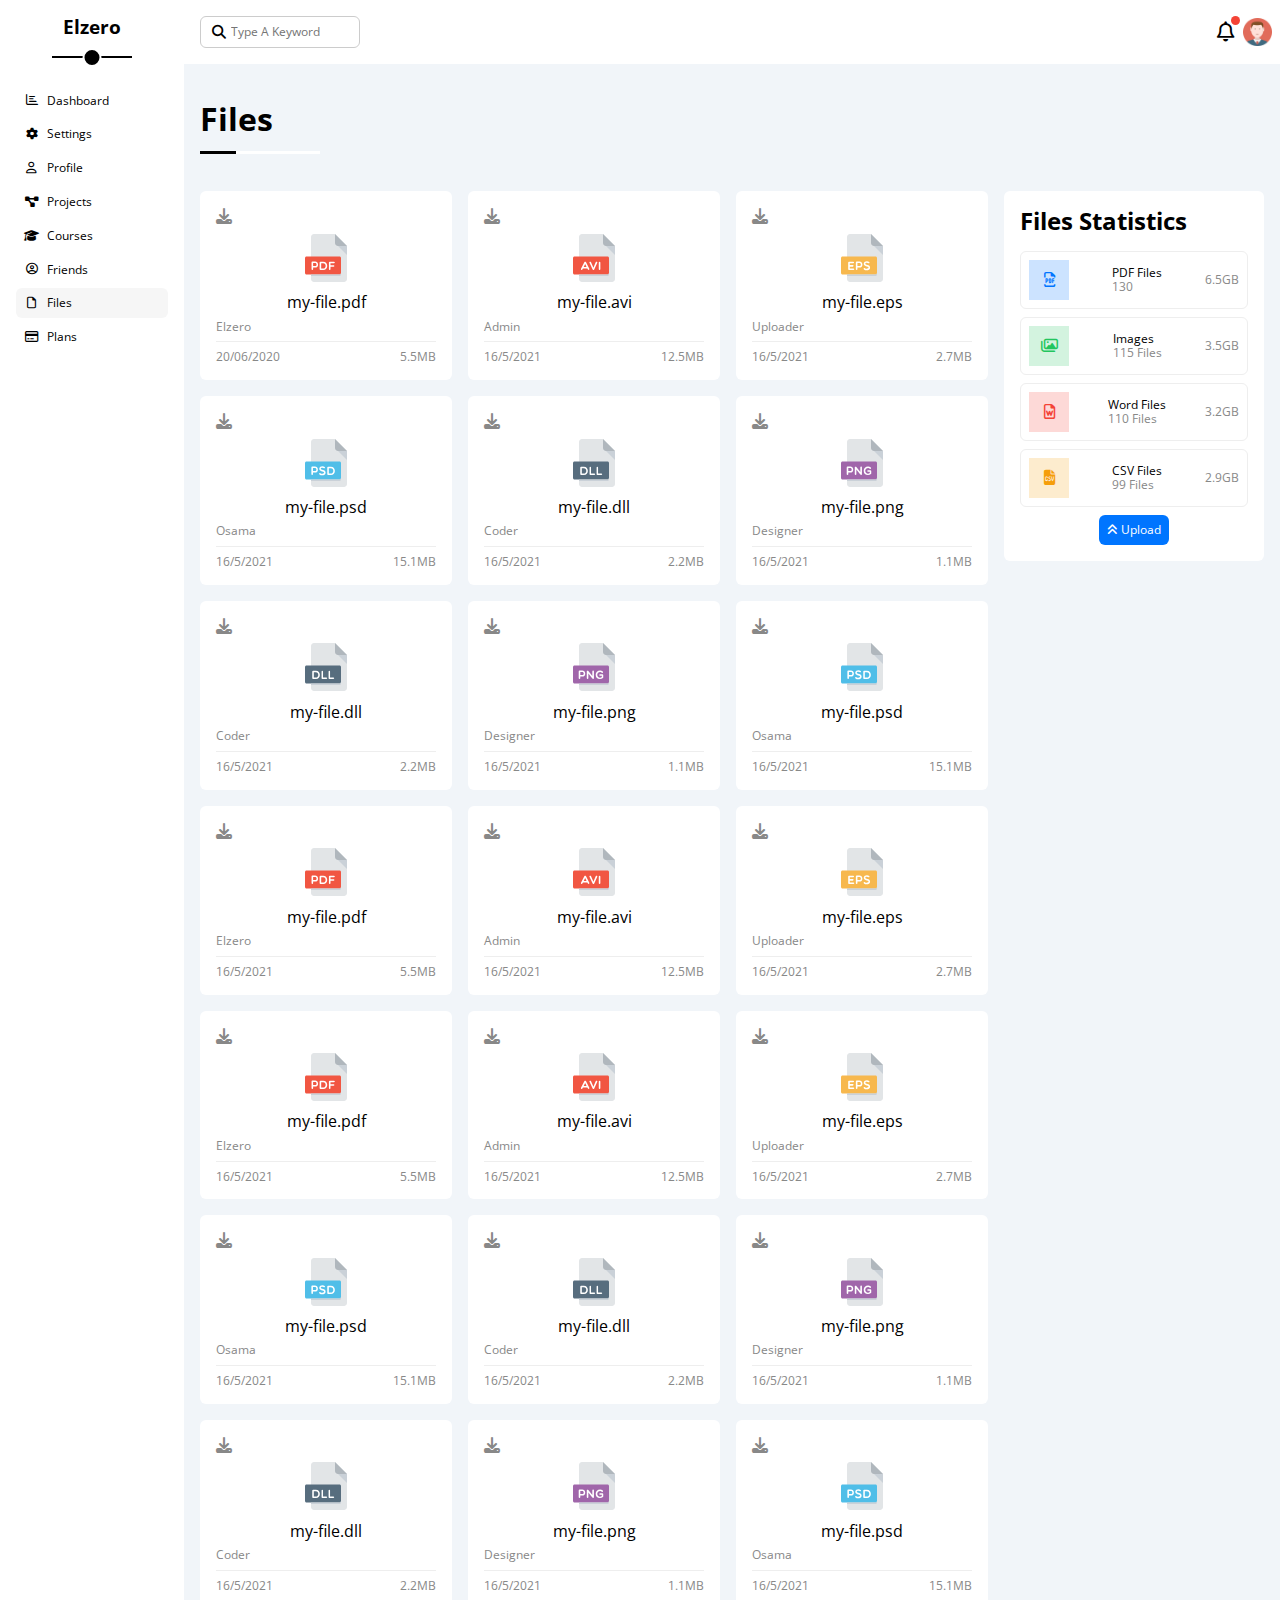
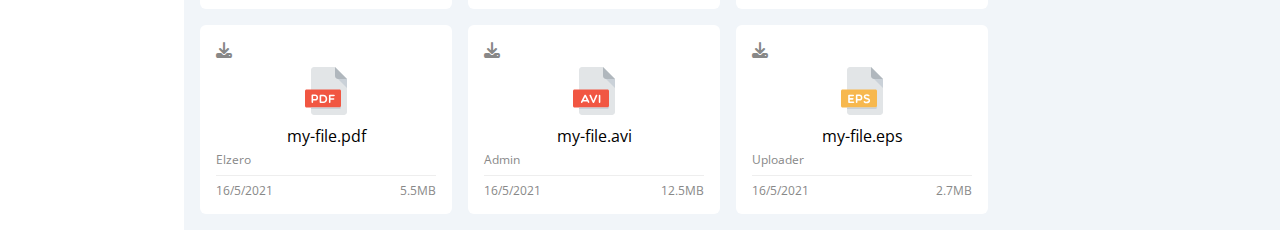
<file: files.html>
<!DOCTYPE html>
<html lang="en">
  <head>
    <meta charset="UTF-8" />
    <meta http-equiv="X-UA-Compatible" content="IE=edge" />
    <meta name="viewport" content="width=device-width, initial-scale=1.0" />
    <title>Files</title>
    <!-- font awesome  -->
    <link rel="stylesheet" href="css/all.min.css" />
    <!-- normalize css style -->
    <link rel="stylesheet" href="css/normalize.css" />
    <!-- css style main file  -->
    <link rel="stylesheet" href="css/master.css" />
    <!-- css framework file  -->
    <link rel="stylesheet" href="css/framework.css" />
    <!-- google fonts  -->
    <link rel="preconnect" href="https://fonts.googleapis.com" />
    <link rel="preconnect" href="https://fonts.gstatic.com" crossorigin />
    <link
      href="https://fonts.googleapis.com/css2?family=Open+Sans:wght@300;500&display=swap"
      rel="stylesheet"
    />
  </head>
  <body>
    <div class="page d-flex contaner">
      <div class="side-bar bg-white p-1 p-sm-2 position-relative">
        <h3 class="text-center position-relative">Elzero</h3>
        <ul>
          <li>
            <a
              class="d-flex align-items-center fs-1 color-black b-radius-6 p-1"
              href="index.html"
            >
              <i class="fa-regular fa-chart-bar fa-fw"></i>
              <span class="ms-1 d-none d-sm-inline-block">Dashboard</span>
            </a>
          </li>
          <li>
            <a
              class="d-flex align-items-center fs-1 color-black b-radius-6 p-1"
              href="settings.html"
            >
              <i class="fa-solid fa-gear fa-fw"></i>
              <span class="ms-1 d-none d-sm-inline-block">Settings</span>
            </a>
          </li>
          <li>
            <a
              class="d-flex align-items-center fs-1 color-black b-radius-6 p-1"
              href="profile.html"
            >
              <i class="fa-regular fa-user fa-fw"></i>
              <span class="ms-1 d-none d-sm-inline-block">Profile</span>
            </a>
          </li>
          <li>
            <a
              class="d-flex align-items-center fs-1 color-black b-radius-6 p-1"
              href="projects.html"
            >
              <i class="fa-solid fa-diagram-project fa-fw"></i>
              <span class="ms-1 d-none d-sm-inline-block">Projects</span>
            </a>
          </li>
          <li>
            <a
              class="d-flex align-items-center fs-1 color-black b-radius-6 p-1"
              href="courses.html"
            >
              <i class="fa-solid fa-graduation-cap fa-fw"></i>
              <span class="ms-1 d-none d-sm-inline-block">Courses</span>
            </a>
          </li>
          <li>
            <a
              class="d-flex align-items-center fs-1 color-black b-radius-6 p-1"
              href="friends.html"
            >
              <i class="fa-regular fa-circle-user fa-fw"></i>
              <span class="ms-1 d-none d-sm-inline-block">Friends</span>
            </a>
          </li>
          <li>
            <a
              class="active d-flex align-items-center fs-1 color-black b-radius-6 p-1"
              href="files.html"
            >
              <i class="fa-regular fa-file fa-fw"></i>
              <span class="ms-1 d-none d-sm-inline-block">Files</span>
            </a>
          </li>
          <li>
            <a
              class="d-flex align-items-center fs-1 color-black b-radius-6 p-1"
              href="plans.html"
            >
              <i class="fa-regular fa-credit-card fa-fw"></i>
              <span class="ms-1 d-none d-sm-inline-block">Plans</span>
            </a>
          </li>
        </ul>
      </div>
      <main class="w-100">
        <div
          class="head bg-white p-2 d-flex align-items-center justify-content-between"
        >
          <div class="search position-relative">
            <input
              class="b-radius-6 p-1 fs-1"
              type="text"
              placeholder="Type A Keyword"
            />
          </div>
          <div class="icons d-flex align-items-center">
            <div class="notification position-relative">
              <i class="fa-regular fa-bell fa-lg"></i>
            </div>
            <div class="avatar">
              <img class="mw-100 ms-1" src="imgs/avatar.png" alt="" />
            </div>
          </div>
        </div>
        <h1 class="p-2 position-relative">Files</h1>
        <div class="files-page d-flex flex-column flex-sm-row-rev gap-1 p-2">
          <div class="files-stats p-2 bg-white b-radius-6 ">
            <h2 class="mb-2 text-center text-sm-left ">Files Statistics</h2>
            <div class="d-flex align-items-center p-1 b-radius-6 mb-1 fs-1">
              <i
                class="fa-regular fa-file-pdf fa-lg blue bg-light-blue color-blue icon"
              ></i>
              <div class="info">
                <span>PDF Files</span>
                <span class="color-grey d-block">130</span>
              </div>
              <div class="size color-grey">6.5GB</div>
            </div>
            <div class="d-flex align-items-center p-1 b-radius-6 mb-1 fs-1">
              <i
                class="fa-regular fa-images fa-lg green bg-light-green color-green icon"
              ></i>
              <div class="info">
                <span>Images</span>
                <span class="color-grey d-block">115 Files</span>
              </div>
              <div class="size color-grey">3.5GB</div>
            </div>
            <div class="d-flex align-items-center p-1 b-radius-6 mb-1 fs-1">
              <i
                class="fa-regular fa-file-word fa-lg red bg-light-red color-red icon"
              ></i>
              <div class="info">
                <span>Word Files</span>
                <span class="color-grey d-block">110 Files</span>
              </div>
              <div class="size color-grey">3.2GB</div>
            </div>
            <div class="d-flex align-items-center p-1 b-radius-6 mb-1 fs-1">
              <i
                class="fa-solid fa-file-csv fa-lg orange bg-light-orange color-orange icon"
              ></i>
              <div class="info">
                <span>CSV Files</span>
                <span class="color-grey d-block">99 Files</span>
              </div>
              <div class="size color-grey">2.9GB</div>
            </div>
            <a
              class="upload bg-blue color-white p-1 fs-1 b-radius-6 d-block m-auto"
              href="#"
            >
              <i class="fa-solid fa-angles-up"></i>
              Upload
            </a>
          </div>
          <div class="files d-grid gap-1">
            <div class="file bg-white p-2 b-radius-6">
              <i class="fa-solid fa-download color-grey"></i>
              <div class="icon text-center">
                <img class="mt-1 mb-1" src="imgs/pdf.svg" alt="" />
              </div>
              <div class="text-center mb-1">my-file.pdf</div>
              <p class="color-grey fs-1">Elzero</p>
              <div class="info d-flex justify-content-between align-items-center mt-1 pt-1 fs-1 color-grey">
                <span>20/06/2020</span>
                <span>5.5MB</span>
              </div>
            </div>
            <div class="file bg-white p-2 b-radius-6">
              <i class="fa-solid fa-download color-grey p-absolute"></i>
              <div class="icon text-center">
                <img class="mt-1 mb-1" src="imgs/avi.svg" alt="" />
              </div>
              <div class="text-center mb-1">my-file.avi</div>
              <p class="color-grey fs-1">Admin</p>
              <div class="info d-flex justify-content-between align-items-center mt-1 pt-1 fs-1 color-grey">
                <span>16/5/2021</span>
                <span>12.5MB</span>
              </div>
            </div>
            <div class="file bg-white p-2 b-radius-6">
              <i class="fa-solid fa-download color-grey p-absolute"></i>
              <div class="icon text-center">
                <img class="mt-1 mb-1" src="imgs/eps.svg" alt="" />
              </div>
              <div class="text-center mb-1">my-file.eps</div>
              <p class="color-grey fs-1">Uploader</p>
              <div class="info d-flex justify-content-between align-items-center mt-1 pt-1 fs-1 color-grey">
                <span>16/5/2021</span>
                <span>2.7MB</span>
              </div>
            </div>
            <div class="file bg-white p-2 b-radius-6">
              <i class="fa-solid fa-download color-grey p-absolute"></i>
              <div class="icon text-center">
                <img class="mt-1 mb-1" src="imgs/psd.svg" alt="" />
              </div>
              <div class="text-center mb-1">my-file.psd</div>
              <p class="color-grey fs-1">Osama</p>
              <div class="info d-flex justify-content-between align-items-center mt-1 pt-1 fs-1 color-grey">
                <span>16/5/2021</span>
                <span>15.1MB</span>
              </div>
            </div>
            <div class="file bg-white p-2 b-radius-6">
              <i class="fa-solid fa-download color-grey p-absolute"></i>
              <div class="icon text-center">
                <img class="mt-1 mb-1" src="imgs/dll.svg" alt="" />
              </div>
              <div class="text-center mb-1">my-file.dll</div>
              <p class="color-grey fs-1">Coder</p>
              <div class="info d-flex justify-content-between align-items-center mt-1 pt-1 fs-1 color-grey">
                <span>16/5/2021</span>
                <span>2.2MB</span>
              </div>
            </div>
            <div class="file bg-white p-2 b-radius-6">
              <i class="fa-solid fa-download color-grey p-absolute"></i>
              <div class="icon text-center">
                <img class="mt-1 mb-1" src="imgs/png.svg" alt="" />
              </div>
              <div class="text-center mb-1">my-file.png</div>
              <p class="color-grey fs-1">Designer</p>
              <div class="info d-flex justify-content-between align-items-center mt-1 pt-1 fs-1 color-grey">
                <span>16/5/2021</span>
                <span>1.1MB</span>
              </div>
            </div>
            <div class="file bg-white p-2 b-radius-6">
              <i class="fa-solid fa-download color-grey p-absolute"></i>
              <div class="icon text-center">
                <img class="mt-1 mb-1" src="imgs/dll.svg" alt="" />
              </div>
              <div class="text-center mb-1">my-file.dll</div>
              <p class="color-grey fs-1">Coder</p>
              <div class="info d-flex justify-content-between align-items-center mt-1 pt-1 fs-1 color-grey">
                <span>16/5/2021</span>
                <span>2.2MB</span>
              </div>
            </div>
            <div class="file bg-white p-2 b-radius-6">
              <i class="fa-solid fa-download color-grey p-absolute"></i>
              <div class="icon text-center">
                <img class="mt-1 mb-1" src="imgs/png.svg" alt="" />
              </div>
              <div class="text-center mb-1">my-file.png</div>
              <p class="color-grey fs-1">Designer</p>
              <div class="info d-flex justify-content-between align-items-center mt-1 pt-1 fs-1 color-grey">
                <span>16/5/2021</span>
                <span>1.1MB</span>
              </div>
            </div>
            <div class="file bg-white p-2 b-radius-6">
              <i class="fa-solid fa-download color-grey p-absolute"></i>
              <div class="icon text-center">
                <img class="mt-1 mb-1" src="imgs/psd.svg" alt="" />
              </div>
              <div class="text-center mb-1">my-file.psd</div>
              <p class="color-grey fs-1">Osama</p>
              <div class="info d-flex justify-content-between align-items-center mt-1 pt-1 fs-1 color-grey">
                <span>16/5/2021</span>
                <span>15.1MB</span>
              </div>
            </div>
            <div class="file bg-white p-2 b-radius-6">
              <i class="fa-solid fa-download color-grey p-absolute"></i>
              <div class="icon text-center">
                <img class="mt-1 mb-1" src="imgs/pdf.svg" alt="" />
              </div>
              <div class="text-center mb-1">my-file.pdf</div>
              <p class="color-grey fs-1">Elzero</p>
              <div class="info d-flex justify-content-between align-items-center mt-1 pt-1 fs-1 color-grey">
                <span>16/5/2021</span>
                <span>5.5MB</span>
              </div>
            </div>
            <div class="file bg-white p-2 b-radius-6">
              <i class="fa-solid fa-download color-grey p-absolute"></i>
              <div class="icon text-center">
                <img class="mt-1 mb-1" src="imgs/avi.svg" alt="" />
              </div>
              <div class="text-center mb-1">my-file.avi</div>
              <p class="color-grey fs-1">Admin</p>
              <div class="info d-flex justify-content-between align-items-center mt-1 pt-1 fs-1 color-grey">
                <span>16/5/2021</span>
                <span>12.5MB</span>
              </div>
            </div>
            <div class="file bg-white p-2 b-radius-6">
              <i class="fa-solid fa-download color-grey p-absolute"></i>
              <div class="icon text-center">
                <img class="mt-1 mb-1" src="imgs/eps.svg" alt="" />
              </div>
              <div class="text-center mb-1">my-file.eps</div>
              <p class="color-grey fs-1">Uploader</p>
              <div class="info d-flex justify-content-between align-items-center mt-1 pt-1 fs-1 color-grey">
                <span>16/5/2021</span>
                <span>2.7MB</span>
              </div>
            </div>
            <div class="file bg-white p-2 b-radius-6">
              <i class="fa-solid fa-download color-grey p-absolute"></i>
              <div class="icon text-center">
                <img class="mt-1 mb-1" src="imgs/pdf.svg" alt="" />
              </div>
              <div class="text-center mb-1">my-file.pdf</div>
              <p class="color-grey fs-1">Elzero</p>
              <div class="info d-flex justify-content-between align-items-center mt-1 pt-1 fs-1 color-grey">
                <span>16/5/2021</span>
                <span>5.5MB</span>
              </div>
            </div>
            <div class="file bg-white p-2 b-radius-6">
              <i class="fa-solid fa-download color-grey p-absolute"></i>
              <div class="icon text-center">
                <img class="mt-1 mb-1" src="imgs/avi.svg" alt="" />
              </div>
              <div class="text-center mb-1">my-file.avi</div>
              <p class="color-grey fs-1">Admin</p>
              <div class="info d-flex justify-content-between align-items-center mt-1 pt-1 fs-1 color-grey">
                <span>16/5/2021</span>
                <span>12.5MB</span>
              </div>
            </div>
            <div class="file bg-white p-2 b-radius-6">
              <i class="fa-solid fa-download color-grey p-absolute"></i>
              <div class="icon text-center">
                <img class="mt-1 mb-1" src="imgs/eps.svg" alt="" />
              </div>
              <div class="text-center mb-1">my-file.eps</div>
              <p class="color-grey fs-1">Uploader</p>
              <div class="info d-flex justify-content-between align-items-center mt-1 pt-1 fs-1 color-grey">
                <span>16/5/2021</span>
                <span>2.7MB</span>
              </div>
            </div>
            <div class="file bg-white p-2 b-radius-6">
              <i class="fa-solid fa-download color-grey p-absolute"></i>
              <div class="icon text-center">
                <img class="mt-1 mb-1" src="imgs/psd.svg" alt="" />
              </div>
              <div class="text-center mb-1">my-file.psd</div>
              <p class="color-grey fs-1">Osama</p>
              <div class="info d-flex justify-content-between align-items-center mt-1 pt-1 fs-1 color-grey">
                <span>16/5/2021</span>
                <span>15.1MB</span>
              </div>
            </div>
            <div class="file bg-white p-2 b-radius-6">
              <i class="fa-solid fa-download color-grey p-absolute"></i>
              <div class="icon text-center">
                <img class="mt-1 mb-1" src="imgs/dll.svg" alt="" />
              </div>
              <div class="text-center mb-1">my-file.dll</div>
              <p class="color-grey fs-1">Coder</p>
              <div class="info d-flex justify-content-between align-items-center mt-1 pt-1 fs-1 color-grey">
                <span>16/5/2021</span>
                <span>2.2MB</span>
              </div>
            </div>
            <div class="file bg-white p-2 b-radius-6">
              <i class="fa-solid fa-download color-grey p-absolute"></i>
              <div class="icon text-center">
                <img class="mt-1 mb-1" src="imgs/png.svg" alt="" />
              </div>
              <div class="text-center mb-1">my-file.png</div>
              <p class="color-grey fs-1">Designer</p>
              <div class="info d-flex justify-content-between align-items-center mt-1 pt-1 fs-1 color-grey">
                <span>16/5/2021</span>
                <span>1.1MB</span>
              </div>
            </div>
            <div class="file bg-white p-2 b-radius-6">
              <i class="fa-solid fa-download color-grey p-absolute"></i>
              <div class="icon text-center">
                <img class="mt-1 mb-1" src="imgs/dll.svg" alt="" />
              </div>
              <div class="text-center mb-1">my-file.dll</div>
              <p class="color-grey fs-1">Coder</p>
              <div class="info d-flex justify-content-between align-items-center mt-1 pt-1 fs-1 color-grey">
                <span>16/5/2021</span>
                <span>2.2MB</span>
              </div>
            </div>
            <div class="file bg-white p-2 b-radius-6">
              <i class="fa-solid fa-download color-grey p-absolute"></i>
              <div class="icon text-center">
                <img class="mt-1 mb-1" src="imgs/png.svg" alt="" />
              </div>
              <div class="text-center mb-1">my-file.png</div>
              <p class="color-grey fs-1">Designer</p>
              <div class="info d-flex justify-content-between align-items-center mt-1 pt-1 fs-1 color-grey">
                <span>16/5/2021</span>
                <span>1.1MB</span>
              </div>
            </div>
            <div class="file bg-white p-2 b-radius-6">
              <i class="fa-solid fa-download color-grey p-absolute"></i>
              <div class="icon text-center">
                <img class="mt-1 mb-1" src="imgs/psd.svg" alt="" />
              </div>
              <div class="text-center mb-1">my-file.psd</div>
              <p class="color-grey fs-1">Osama</p>
              <div class="info d-flex justify-content-between align-items-center mt-1 pt-1 fs-1 color-grey">
                <span>16/5/2021</span>
                <span>15.1MB</span>
              </div>
            </div>
            <div class="file bg-white p-2 b-radius-6">
              <i class="fa-solid fa-download color-grey p-absolute"></i>
              <div class="icon text-center">
                <img class="mt-1 mb-1" src="imgs/pdf.svg" alt="" />
              </div>
              <div class="text-center mb-1">my-file.pdf</div>
              <p class="color-grey fs-1">Elzero</p>
              <div class="info d-flex justify-content-between align-items-center mt-1 pt-1 fs-1 color-grey">
                <span>16/5/2021</span>
                <span>5.5MB</span>
              </div>
            </div>
            <div class="file bg-white p-2 b-radius-6">
              <i class="fa-solid fa-download color-grey p-absolute"></i>
              <div class="icon text-center">
                <img class="mt-1 mb-1" src="imgs/avi.svg" alt="" />
              </div>
              <div class="text-center mb-1">my-file.avi</div>
              <p class="color-grey fs-1">Admin</p>
              <div class="info d-flex justify-content-between align-items-center mt-1 pt-1 fs-1 color-grey">
                <span>16/5/2021</span>
                <span>12.5MB</span>
              </div>
            </div>
            <div class="file bg-white p-2 b-radius-6">
              <i class="fa-solid fa-download color-grey p-absolute"></i>
              <div class="icon text-center">
                <img class="mt-1 mb-1" src="imgs/eps.svg" alt="" />
              </div>
              <div class="text-center mb-1">my-file.eps</div>
              <p class="color-grey fs-1">Uploader</p>
              <div class="info d-flex justify-content-between align-items-center mt-1 pt-1 fs-1 color-grey">
                <span>16/5/2021</span>
                <span>2.7MB</span>
              </div>
            </div>
          </div>
        </div>
      </main>
    </div>
  </body>
</html>
</file>
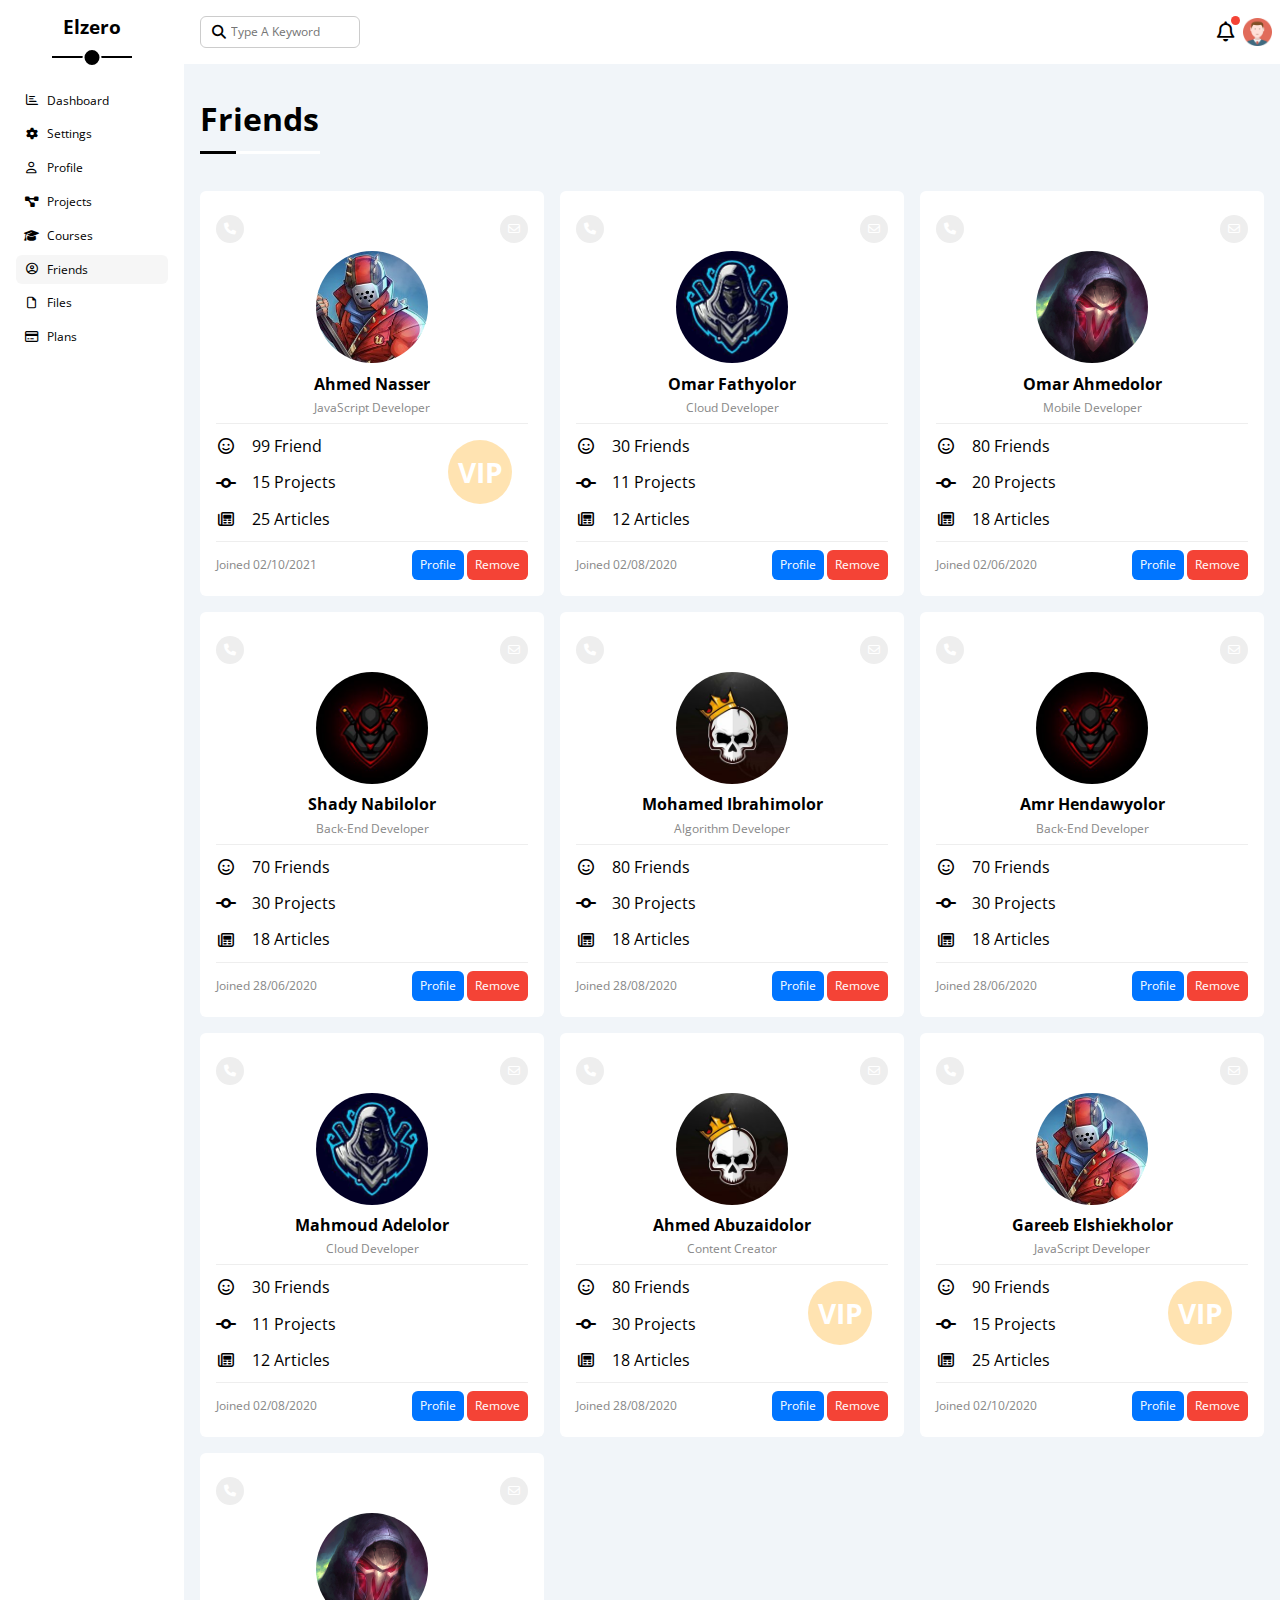
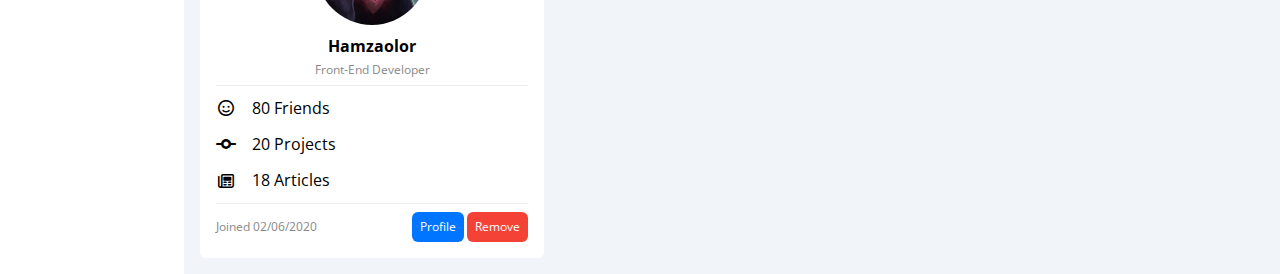
<file: friends.html>
<!DOCTYPE html>
<html lang="en">
  <head>
    <meta charset="UTF-8" />
    <meta http-equiv="X-UA-Compatible" content="IE=edge" />
    <meta name="viewport" content="width=device-width, initial-scale=1.0" />
    <title>Friends</title>
    <!-- font awesome  -->
    <link rel="stylesheet" href="css/all.min.css" />
    <!-- normalize css style -->
    <link rel="stylesheet" href="css/normalize.css" />
    <!-- css style main file  -->
    <link rel="stylesheet" href="css/master.css" />
    <!-- css framework file  -->
    <link rel="stylesheet" href="css/framework.css" />
    <!-- google fonts  -->
    <link rel="preconnect" href="https://fonts.googleapis.com" />
    <link rel="preconnect" href="https://fonts.gstatic.com" crossorigin />
    <link
      href="https://fonts.googleapis.com/css2?family=Open+Sans:wght@300;500&display=swap"
      rel="stylesheet"
    />
  </head>
  <body>
    <div class="page d-flex contaner">
      <div class="side-bar bg-white p-1 p-sm-2 position-relative">
        <h3 class="text-center position-relative">Elzero</h3>
        <ul>
          <li>
            <a
              class="d-flex align-items-center fs-1 color-black b-radius-6 p-1"
              href="index.html"
            >
              <i class="fa-regular fa-chart-bar fa-fw"></i>
              <span class="ms-1 d-none d-sm-inline-block">Dashboard</span>
            </a>
          </li>
          <li>
            <a
              class="d-flex align-items-center fs-1 color-black b-radius-6 p-1"
              href="settings.html"
            >
              <i class="fa-solid fa-gear fa-fw"></i>
              <span class="ms-1 d-none d-sm-inline-block">Settings</span>
            </a>
          </li>
          <li>
            <a
              class="d-flex align-items-center fs-1 color-black b-radius-6 p-1"
              href="profile.html"
            >
              <i class="fa-regular fa-user fa-fw"></i>
              <span class="ms-1 d-none d-sm-inline-block">Profile</span>
            </a>
          </li>
          <li>
            <a
              class="d-flex align-items-center fs-1 color-black b-radius-6 p-1"
              href="projects.html"
            >
              <i class="fa-solid fa-diagram-project fa-fw"></i>
              <span class="ms-1 d-none d-sm-inline-block">Projects</span>
            </a>
          </li>
          <li>
            <a
              class="d-flex align-items-center fs-1 color-black b-radius-6 p-1"
              href="courses.html"
            >
              <i class="fa-solid fa-graduation-cap fa-fw"></i>
              <span class="ms-1 d-none d-sm-inline-block">Courses</span>
            </a>
          </li>
          <li>
            <a
              class="active d-flex align-items-center fs-1 color-black b-radius-6 p-1"
              href="friends.html"
            >
              <i class="fa-regular fa-circle-user fa-fw"></i>
              <span class="ms-1 d-none d-sm-inline-block">Friends</span>
            </a>
          </li>
          <li>
            <a
              class="d-flex align-items-center fs-1 color-black b-radius-6 p-1"
              href="files.html"
            >
              <i class="fa-regular fa-file fa-fw"></i>
              <span class="ms-1 d-none d-sm-inline-block">Files</span>
            </a>
          </li>
          <li>
            <a
              class="d-flex align-items-center fs-1 color-black b-radius-6 p-1"
              href="plans.html"
            >
              <i class="fa-regular fa-credit-card fa-fw"></i>
              <span class="ms-1 d-none d-sm-inline-block">Plans</span>
            </a>
          </li>
        </ul>
      </div>
      <main class="w-100">
        <div
          class="head bg-white p-2 d-flex align-items-center justify-content-between"
        >
          <div class="search position-relative">
            <input
              class="b-radius-6 p-1 fs-1"
              type="text"
              placeholder="Type A Keyword"
            />
          </div>
          <div class="icons d-flex align-items-center">
            <div class="notification position-relative">
              <i class="fa-regular fa-bell fa-lg"></i>
            </div>
            <div class="avatar">
              <img class="mw-100 ms-1" src="imgs/avatar.png" alt="" />
            </div>
          </div>
        </div>
        <h1 class="p-2 position-relative">Friends</h1>
        <div class="friends-page gap-1 p-2">
          <div class="friend bg-white b-radius-6 p-2 position-relative">
            <div class="contact">
              <i class="fa-solid fa-phone"></i>
              <i class="fa-regular fa-envelope"></i>
            </div>
            <div class="text-center">
              <img class="radius-50 mb-1" src="imgs/friend-01.jpg" alt="" />
              <h4 class="">Ahmed Nasser</h4>
              <p class="color-grey fs-1 mt-1 mb-1 ">JavaScript Developer</p>
            </div>
            <div class="icons position-relative">
              <div class="mb-1">
                <i class="fa-regular fa-face-smile fa-fw"></i>
                <span>99 Friend</span>
              </div>
              <div class="mb-1">
                <i class="fa-solid fa-code-commit fa-fw"></i>
                <span>15 Projects</span>
              </div>
              <div>
                <i class="fa-regular fa-newspaper fa-fw"></i>
                <span>25 Articles</span>
              </div>
              <span class="vip fw-bold c-orange">VIP</span>
            </div>
            <div class="info d-flex justify-content-between align-items-center fs-1 mt-1">
              <span class="color-grey">Joined 02/10/2021</span>
              <div>
                <a class="bg-blue main-btn" href="profile.html"
                  >Profile</a
                >
                <a class="bg-red main-btn" href="#">Remove</a>
              </div>
            </div>
          </div>
          <div class="friend bg-white b-radius-6 p-2 position-relative">
            <div class="contact">
              <i class="fa-solid fa-phone"></i>
              <i class="fa-regular fa-envelope"></i>
            </div>
            <div class="text-center">
              <img class="radius-50 mb-1" src="imgs/friend-02.jpg" alt="" />
              <h4 class="">Omar Fathyolor</h4>
              <p class="color-grey fs-1 mt-1 mb-1">Cloud Developer</p>
            </div>
            <div class="icons position-relative">
              <div class="mb-1">
                <i class="fa-regular fa-face-smile fa-fw"></i>
                <span>30 Friends</span>
              </div>
              <div class="mb-1">
                <i class="fa-solid fa-code-commit fa-fw"></i>
                <span>11 Projects</span>
              </div>
              <div>
                <i class="fa-regular fa-newspaper fa-fw"></i>
                <span>12 Articles</span>
              </div>
            </div>
            <div class="info d-flex justify-content-between align-items-center fs-1 mt-1">
              <span class="color-grey">Joined 02/08/2020</span>
              <div>
                <a class="bg-blue main-btn" href="profile.html"
                  >Profile</a
                >
                <a class="bg-red main-btn" href="">Remove</a>
              </div>
            </div>
          </div>
          <div class="friend bg-white b-radius-6 p-2 position-relative">
            <div class="contact">
              <i class="fa-solid fa-phone"></i>
              <i class="fa-regular fa-envelope"></i>
            </div>
            <div class="text-center">
              <img class="radius-50 mb-1" src="imgs/friend-03.jpg" alt="" />
              <h4 class="">Omar Ahmedolor</h4>
              <p class="color-grey fs-1 mt-1 mb-1 ">Mobile Developer</p>
            </div>
            <div class="icons position-relative">
              <div class="mb-1">
                <i class="fa-regular fa-face-smile fa-fw"></i>
                <span>80 Friends</span>
              </div>
              <div class="mb-1">
                <i class="fa-solid fa-code-commit fa-fw"></i>
                <span>20 Projects</span>
              </div>
              <div>
                <i class="fa-regular fa-newspaper fa-fw"></i>
                <span>18 Articles</span>
              </div>
            </div>
            <div class="info d-flex justify-content-between align-items-center fs-1 mt-1">
              <span class="color-grey">Joined 02/06/2020</span>
              <div>
                <a class="bg-blue main-btn" href="profile.html"
                  >Profile</a
                >
                <a class="bg-red main-btn" href="">Remove</a>
              </div>
            </div>
          </div>
          <div class="friend bg-white b-radius-6 p-2 position-relative">
            <div class="contact">
              <i class="fa-solid fa-phone"></i>
              <i class="fa-regular fa-envelope"></i>
            </div>
            <div class="text-center">
              <img class="radius-50 mb-1" src="imgs/friend-04.jpg" alt="" />
              <h4 class="">Shady Nabilolor</h4>
              <p class="color-grey fs-1 mt-1 mb-1 ">Back-End Developer</p>
            </div>
            <div class="icons position-relative">
              <div class="mb-1">
                <i class="fa-regular fa-face-smile fa-fw"></i>
                <span>70 Friends</span>
              </div>
              <div class="mb-1">
                <i class="fa-solid fa-code-commit fa-fw"></i>
                <span>30 Projects</span>
              </div>
              <div>
                <i class="fa-regular fa-newspaper fa-fw"></i>
                <span>18 Articles</span>
              </div>
            </div>
            <div class="info d-flex justify-content-between align-items-center fs-1 mt-1">
              <span class="color-grey">Joined 28/06/2020</span>
              <div>
                <a class="bg-blue main-btn" href="profile.html"
                  >Profile</a
                >
                <a class="bg-red main-btn" href="">Remove</a>
              </div>
            </div>
          </div>
          <div class="friend bg-white b-radius-6 p-2 position-relative">
            <div class="contact">
              <i class="fa-solid fa-phone"></i>
              <i class="fa-regular fa-envelope"></i>
            </div>
            <div class="text-center">
              <img class="radius-50 mb-1" src="imgs/friend-05.jpg" alt="" />
              <h4 class="">Mohamed Ibrahimolor</h4>
              <p class="color-grey fs-1 mt-1 mb-1 ">Algorithm Developer</p>
            </div>
            <div class="icons position-relative">
              <div class="mb-1">
                <i class="fa-regular fa-face-smile fa-fw"></i>
                <span>80 Friends</span>
              </div>
              <div class="mb-1">
                <i class="fa-solid fa-code-commit fa-fw"></i>
                <span>30 Projects</span>
              </div>
              <div>
                <i class="fa-regular fa-newspaper fa-fw"></i>
                <span>18 Articles</span>
              </div>
            </div>
            <div class="info d-flex justify-content-between align-items-center fs-1 mt-1">
              <span class="color-grey">Joined 28/08/2020</span>
              <div>
                <a class="bg-blue main-btn" href="profile.html"
                  >Profile</a
                >
                <a class="bg-red main-btn" href="">Remove</a>
              </div>
            </div>
          </div>
          <div class="friend bg-white b-radius-6 p-2 position-relative">
            <div class="contact">
              <i class="fa-solid fa-phone"></i>
              <i class="fa-regular fa-envelope"></i>
            </div>
            <div class="text-center">
              <img class="radius-50 mb-1" src="imgs/friend-04.jpg" alt="" />
              <h4 class="">Amr Hendawyolor</h4>
              <p class="color-grey fs-1 mt-1 mb-1 ">Back-End Developer</p>
            </div>
            <div class="icons position-relative">
              <div class="mb-1">
                <i class="fa-regular fa-face-smile fa-fw"></i>
                <span>70 Friends</span>
              </div>
              <div class="mb-1">
                <i class="fa-solid fa-code-commit fa-fw"></i>
                <span>30 Projects</span>
              </div>
              <div>
                <i class="fa-regular fa-newspaper fa-fw"></i>
                <span>18 Articles</span>
              </div>
            </div>
            <div class="info d-flex justify-content-between align-items-center fs-1 mt-1">
              <span class="color-grey">Joined 28/06/2020</span>
              <div>
                <a class="bg-blue main-btn" href="profile.html"
                  >Profile</a
                >
                <a class="bg-red main-btn" href="">Remove</a>
              </div>
            </div>
          </div>
          <div class="friend bg-white b-radius-6 p-2 position-relative">
            <div class="contact">
              <i class="fa-solid fa-phone"></i>
              <i class="fa-regular fa-envelope"></i>
            </div>
            <div class="text-center">
              <img class="radius-50 mb-1" src="imgs/friend-02.jpg" alt="" />
              <h4 class="">Mahmoud Adelolor</h4>
              <p class="color-grey fs-1 mt-1 mb-1 ">Cloud Developer</p>
            </div>
            <div class="icons position-relative">
              <div class="mb-1">
                <i class="fa-regular fa-face-smile fa-fw"></i>
                <span>30 Friends</span>
              </div>
              <div class="mb-1">
                <i class="fa-solid fa-code-commit fa-fw"></i>
                <span>11 Projects</span>
              </div>
              <div>
                <i class="fa-regular fa-newspaper fa-fw"></i>
                <span>12 Articles</span>
              </div>
            </div>
            <div class="info d-flex justify-content-between align-items-center fs-1 mt-1">
              <span class="color-grey">Joined 02/08/2020</span>
              <div>
                <a class="bg-blue main-btn" href="profile.html"
                  >Profile</a
                >
                <a class="bg-red main-btn" href="">Remove</a>
              </div>
            </div>
          </div>
          <div class="friend bg-white b-radius-6 p-2 position-relative">
            <div class="contact">
              <i class="fa-solid fa-phone"></i>
              <i class="fa-regular fa-envelope"></i>
            </div>
            <div class="text-center">
              <img class="radius-50 mb-1" src="imgs/friend-05.jpg" alt="" />
              <h4 class="">Ahmed Abuzaidolor</h4>
              <p class="color-grey fs-1 mt-1 mb-1 ">Content Creator</p>
            </div>
            <div class="icons position-relative">
              <div class="mb-1">
                <i class="fa-regular fa-face-smile fa-fw"></i>
                <span>80 Friends</span>
              </div>
              <div class="mb-1">
                <i class="fa-solid fa-code-commit fa-fw"></i>
                <span>30 Projects</span>
              </div>
              <div>
                <i class="fa-regular fa-newspaper fa-fw"></i>
                <span>18 Articles</span>
              </div>
              <span class="vip fw-bold c-orange">Vip</span>
            </div>
            <div class="info d-flex justify-content-between align-items-center fs-1 mt-1">
              <span class="color-grey">Joined 28/08/2020</span>
              <div>
                <a class="bg-blue main-btn" href="profile.html"
                  >Profile</a
                >
                <a class="bg-red main-btn" href="">Remove</a>
              </div>
            </div>
          </div>
          <div class="friend bg-white b-radius-6 p-2 position-relative">
            <div class="contact">
              <i class="fa-solid fa-phone"></i>
              <i class="fa-regular fa-envelope"></i>
            </div>
            <div class="text-center">
              <img class="radius-50 mb-1" src="imgs/friend-01.jpg" alt="" />
              <h4 class="">Gareeb Elshiekholor</h4>
              <p class="color-grey fs-1 mt-1 mb-1 ">JavaScript Developer</p>
            </div>
            <div class="icons position-relative">
              <div class="mb-1">
                <i class="fa-regular fa-face-smile fa-fw"></i>
                <span>90 Friends</span>
              </div>
              <div class="mb-1">
                <i class="fa-solid fa-code-commit fa-fw"></i>
                <span>15 Projects</span>
              </div>
              <div>
                <i class="fa-regular fa-newspaper fa-fw"></i>
                <span>25 Articles</span>
              </div>
              <span class="vip fw-bold c-orange">Vip</span>
            </div>
            <div class="info d-flex justify-content-between align-items-center fs-1 mt-1">
              <span class="color-grey">Joined 02/10/2020</span>
              <div>
                <a class="bg-blue main-btn" href="profile.html"
                  >Profile</a
                >
                <a class="bg-red main-btn" href="">Remove</a>
              </div>
            </div>
          </div>
          <div class="friend bg-white b-radius-6 p-2 position-relative">
            <div class="contact">
              <i class="fa-solid fa-phone"></i>
              <i class="fa-regular fa-envelope"></i>
            </div>
            <div class="text-center">
              <img class="radius-50 mb-1" src="imgs/friend-03.jpg" alt="" />
              <h4 class="">Hamzaolor</h4>
              <p class="color-grey fs-1 mt-1 mb-1 ">Front-End Developer</p>
            </div>
            <div class="icons position-relative">
              <div class="mb-1">
                <i class="fa-regular fa-face-smile fa-fw"></i>
                <span>80 Friends</span>
              </div>
              <div class="mb-1">
                <i class="fa-solid fa-code-commit fa-fw"></i>
                <span>20 Projects</span>
              </div>
              <div>
                <i class="fa-regular fa-newspaper fa-fw"></i>
                <span>18 Articles</span>
              </div>
            </div>
            <div class="info d-flex justify-content-between align-items-center fs-1 mt-1">
              <span class="color-grey">Joined 02/06/2020</span>
              <div>
                <a class="bg-blue main-btn" href="profile.html"
                  >Profile</a
                >
                <a class="bg-red main-btn" href="">Remove</a>
              </div>
            </div>
          </div>
        </div>
      </main>
    </div>
  </body>
</html>
</file>
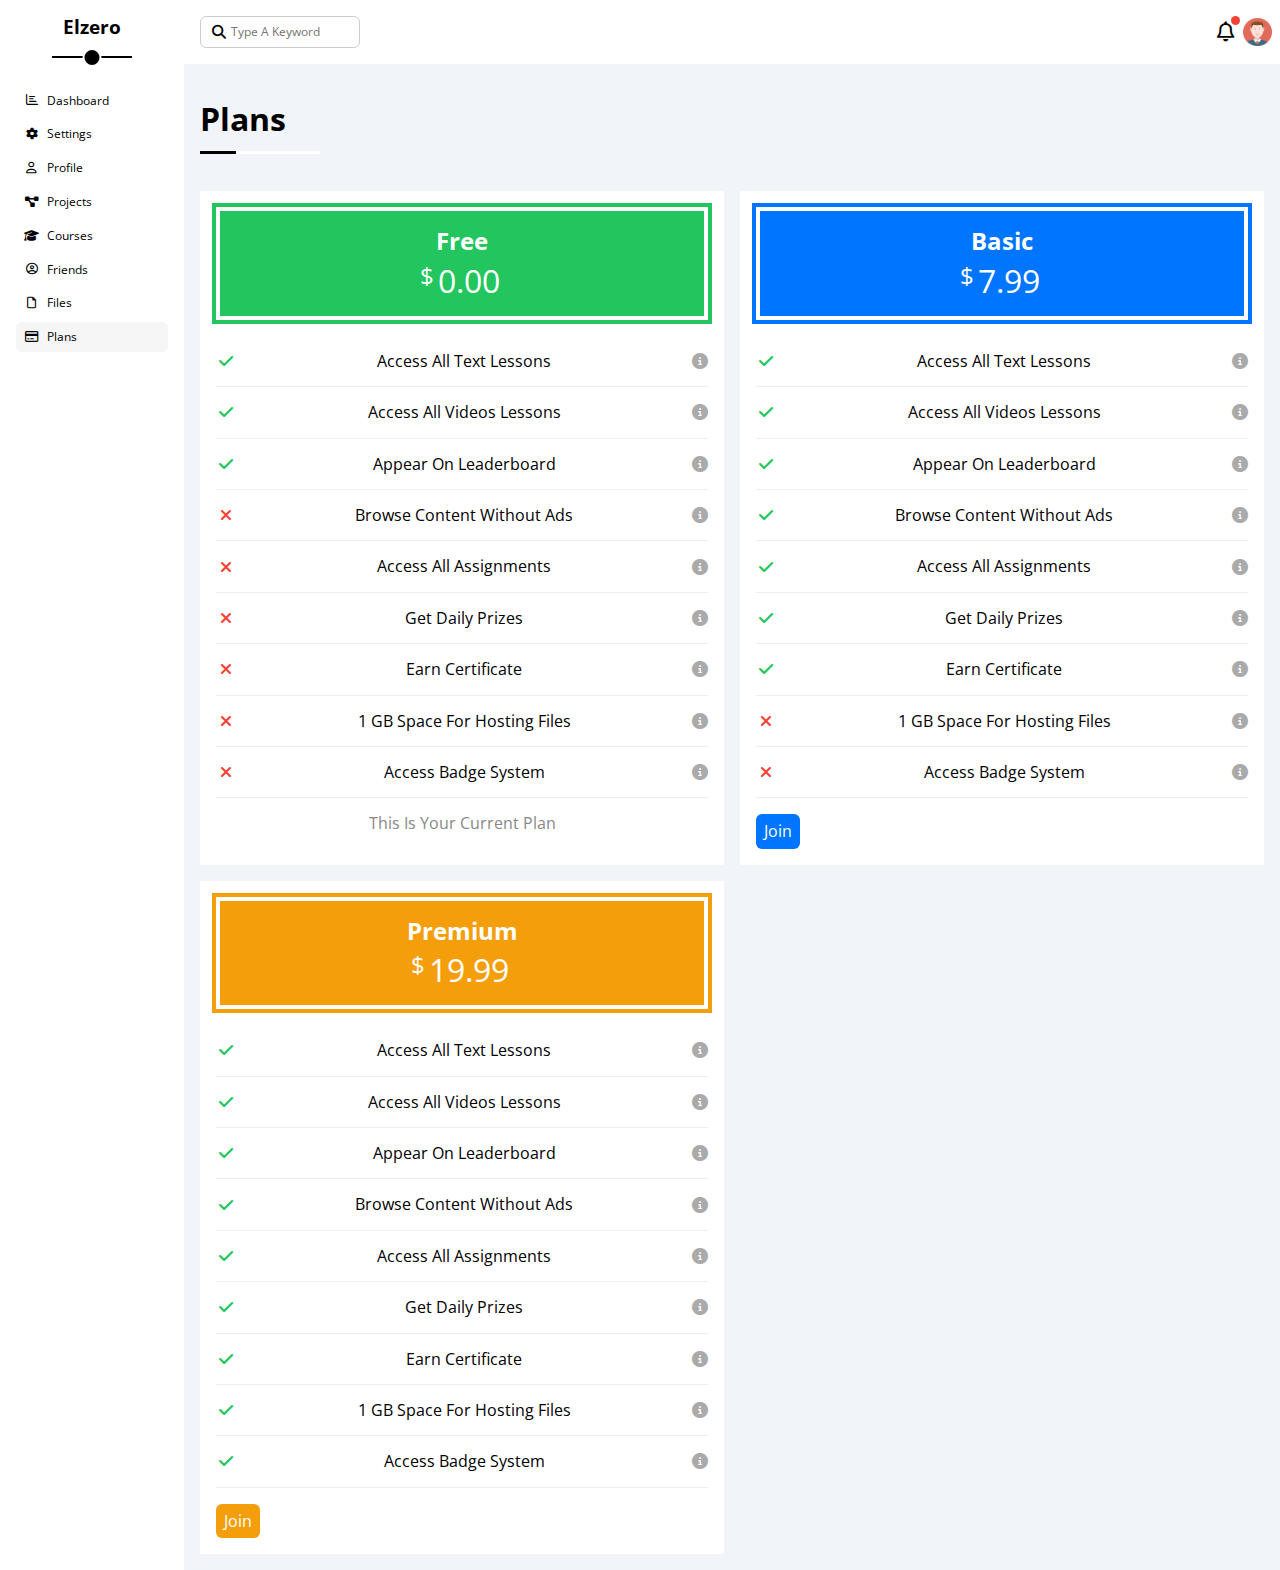
<file: plans.html>
<!DOCTYPE html>
<html lang="en">
  <head>
    <meta charset="UTF-8" />
    <meta http-equiv="X-UA-Compatible" content="IE=edge" />
    <meta name="viewport" content="width=device-width, initial-scale=1.0" />
    <title>Plans</title>
    <!-- font awesome  -->
    <link rel="stylesheet" href="css/all.min.css" />
    <!-- normalize css style -->
    <link rel="stylesheet" href="css/normalize.css" />
    <!-- css style main file  -->
    <link rel="stylesheet" href="css/master.css" />
    <!-- css framework file  -->
    <link rel="stylesheet" href="css/framework.css" />
    <!-- google fonts  -->
    <link rel="preconnect" href="https://fonts.googleapis.com" />
    <link rel="preconnect" href="https://fonts.gstatic.com" crossorigin />
    <link
      href="https://fonts.googleapis.com/css2?family=Open+Sans:wght@300;500&display=swap"
      rel="stylesheet"
    />
  </head>
  <body>
    <div class="page d-flex contaner">
      <div class="side-bar bg-white p-1 p-sm-2 position-relative">
        <h3 class="text-center position-relative">Elzero</h3>
        <ul>
          <li>
            <a
              class="d-flex align-items-center fs-1 color-black b-radius-6 p-1"
              href="index.html"
            >
              <i class="fa-regular fa-chart-bar fa-fw"></i>
              <span class="ms-1 d-none d-sm-inline-block">Dashboard</span>
            </a>
          </li>
          <li>
            <a
              class="d-flex align-items-center fs-1 color-black b-radius-6 p-1"
              href="settings.html"
            >
              <i class="fa-solid fa-gear fa-fw"></i>
              <span class="ms-1 d-none d-sm-inline-block">Settings</span>
            </a>
          </li>
          <li>
            <a
              class="d-flex align-items-center fs-1 color-black b-radius-6 p-1"
              href="profile.html"
            >
              <i class="fa-regular fa-user fa-fw"></i>
              <span class="ms-1 d-none d-sm-inline-block">Profile</span>
            </a>
          </li>
          <li>
            <a
              class="d-flex align-items-center fs-1 color-black b-radius-6 p-1"
              href="projects.html"
            >
              <i class="fa-solid fa-diagram-project fa-fw"></i>
              <span class="ms-1 d-none d-sm-inline-block">Projects</span>
            </a>
          </li>
          <li>
            <a
              class="d-flex align-items-center fs-1 color-black b-radius-6 p-1"
              href="courses.html"
            >
              <i class="fa-solid fa-graduation-cap fa-fw"></i>
              <span class="ms-1 d-none d-sm-inline-block">Courses</span>
            </a>
          </li>
          <li>
            <a
              class="d-flex align-items-center fs-1 color-black b-radius-6 p-1"
              href="friends.html"
            >
              <i class="fa-regular fa-circle-user fa-fw"></i>
              <span class="ms-1 d-none d-sm-inline-block">Friends</span>
            </a>
          </li>
          <li>
            <a
              class="d-flex align-items-center fs-1 color-black b-radius-6 p-1"
              href="files.html"
            >
              <i class="fa-regular fa-file fa-fw"></i>
              <span class="ms-1 d-none d-sm-inline-block">Files</span>
            </a>
          </li>
          <li>
            <a
              class="active d-flex align-items-center fs-1 color-black b-radius-6 p-1"
              href="plans.html"
            >
              <i class="fa-regular fa-credit-card fa-fw"></i>
              <span class="ms-1 d-none d-sm-inline-block">Plans</span>
            </a>
          </li>
        </ul>
      </div>
      <main class="w-100">
        <div
          class="head bg-white p-2 d-flex align-items-center justify-content-between"
        >
          <div class="search position-relative">
            <input
              class="b-radius-6 p-1 fs-1"
              type="text"
              placeholder="Type A Keyword"
            />
          </div>
          <div class="icons d-flex align-items-center">
            <div class="notification position-relative">
              <i class="fa-regular fa-bell fa-lg"></i>
            </div>
            <div class="avatar">
              <img class="mw-100 ms-1" src="imgs/avatar.png" alt="" />
            </div>
          </div>
        </div>
        <h1 class="p-2 position-relative">Plans</h1>
        <div class="plans-page gap-1 p-2">
          <!-- Start Plan -->
          <div class="plan green bg-white p-2">
            <div class="top bg-green text-center p-2">
              <h2 class="color-white">Free</h2>
              <div class="price color-white"><span>$</span>0.00</div>
            </div>
            <ul>
              <li>
                <i class="fa-solid fa-check fa-fw yes"></i>
                <span>Access All Text Lessons</span>
                <i class="fa-solid fa-circle-info help"></i>
              </li>
              <li>
                <i class="fa-solid fa-check fa-fw yes"></i>
                <span>Access All Videos Lessons</span>
                <i class="fa-solid fa-circle-info help"></i>
              </li>
              <li>
                <i class="fa-solid fa-check fa-fw yes"></i>
                <span>Appear On Leaderboard</span>
                <i class="fa-solid fa-circle-info help"></i>
              </li>
              <li>
                <i class="fa-solid fa-xmark fa-fw"></i>
                <span>Browse Content Without Ads</span>
                <i class="fa-solid fa-circle-info help"></i>
              </li>
              <li>
                <i class="fa-solid fa-xmark fa-fw"></i>
                <span>Access All Assignments</span>
                <i class="fa-solid fa-circle-info help"></i>
              </li>
              <li>
                <i class="fa-solid fa-xmark fa-fw"></i>
                <span>Get Daily Prizes</span>
                <i class="fa-solid fa-circle-info help"></i>
              </li>
              <li>
                <i class="fa-solid fa-xmark fa-fw"></i>
                <span>Earn Certificate</span>
                <i class="fa-solid fa-circle-info help"></i>
              </li>
              <li>
                <i class="fa-solid fa-xmark fa-fw"></i>
                <span>1 GB Space For Hosting Files</span>
                <i class="fa-solid fa-circle-info help"></i>
              </li>
              <li>
                <i class="fa-solid fa-xmark fa-fw"></i>
                <span>Access Badge System</span>
                <i class="fa-solid fa-circle-info help"></i>
              </li>
            </ul>
            <p class="color-grey text-center">This Is Your Current Plan</p>
          </div>
          <!-- Start Plan -->
          <div class="plan blue bg-white p-2">
            <div class="top bg-blue text-center p-2">
              <h2 class="color-white">Basic</h2>
              <div class="price color-white"><span>$</span>7.99</div>
            </div>
            <ul class="list-none p-0">
              <li>
                <i class="fa-solid fa-check fa-fw yes"></i>
                <span>Access All Text Lessons</span>
                <i class="fa-solid fa-circle-info help"></i>
              </li>
              <li>
                <i class="fa-solid fa-check fa-fw yes"></i>
                <span>Access All Videos Lessons</span>
                <i class="fa-solid fa-circle-info help"></i>
              </li>
              <li>
                <i class="fa-solid fa-check fa-fw yes"></i>
                <span>Appear On Leaderboard</span>
                <i class="fa-solid fa-circle-info help"></i>
              </li>
              <li>
                <i class="fa-solid fa-check fa-fw yes"></i>
                <span>Browse Content Without Ads</span>
                <i class="fa-solid fa-circle-info help"></i>
              </li>
              <li>
                <i class="fa-solid fa-check fa-fw yes"></i>
                <span>Access All Assignments</span>
                <i class="fa-solid fa-circle-info help"></i>
              </li>
              <li>
                <i class="fa-solid fa-check fa-fw yes"></i>
                <span>Get Daily Prizes</span>
                <i class="fa-solid fa-circle-info help"></i>
              </li>
              <li>
                <i class="fa-solid fa-check fa-fw yes"></i>
                <span>Earn Certificate</span>
                <i class="fa-solid fa-circle-info help"></i>
              </li>
              <li>
                <i class="fa-solid fa-xmark fa-fw"></i>
                <span>1 GB Space For Hosting Files</span>
                <i class="fa-solid fa-circle-info help"></i>
              </li>
              <li>
                <i class="fa-solid fa-xmark fa-fw"></i>
                <span>Access Badge System</span>
                <i class="fa-solid fa-circle-info help"></i>
              </li>
            </ul>
            <a href="#" class="main-btn bg-blue">Join</a>
          </div>
          <!-- End Plan -->
          <!-- Start Plan -->
          <div class="plan orange bg-white p-2">
            <div class="top bg-orange text-center p-2">
              <h2 class="color-white">Premium</h2>
              <div class="price color-white"><span>$</span>19.99</div>
            </div>
            <ul class="list-none p-0">
              <li>
                <i class="fa-solid fa-check fa-fw yes"></i>
                <span>Access All Text Lessons</span>
                <i class="fa-solid fa-circle-info help"></i>
              </li>
              <li>
                <i class="fa-solid fa-check fa-fw yes"></i>
                <span>Access All Videos Lessons</span>
                <i class="fa-solid fa-circle-info help"></i>
              </li>
              <li>
                <i class="fa-solid fa-check fa-fw yes"></i>
                <span>Appear On Leaderboard</span>
                <i class="fa-solid fa-circle-info help"></i>
              </li>
              <li>
                <i class="fa-solid fa-check fa-fw yes"></i>
                <span>Browse Content Without Ads</span>
                <i class="fa-solid fa-circle-info help"></i>
              </li>
              <li>
                <i class="fa-solid fa-check fa-fw yes"></i>
                <span>Access All Assignments</span>
                <i class="fa-solid fa-circle-info help"></i>
              </li>
              <li>
                <i class="fa-solid fa-check fa-fw yes"></i>
                <span>Get Daily Prizes</span>
                <i class="fa-solid fa-circle-info help"></i>
              </li>
              <li>
                <i class="fa-solid fa-check fa-fw yes"></i>
                <span>Earn Certificate</span>
                <i class="fa-solid fa-circle-info help"></i>
              </li>
              <li>
                <i class="fa-solid fa-check fa-fw yes"></i>
                <span>1 GB Space For Hosting Files</span>
                <i class="fa-solid fa-circle-info help"></i>
              </li>
              <li>
                <i class="fa-solid fa-check fa-fw yes"></i>
                <span>Access Badge System</span>
                <i class="fa-solid fa-circle-info help"></i>
              </li>
            </ul>
            <a href="#" class="main-btn bg-orange"
              >Join</a
            >
          </div>
          <!-- End Plan -->
        </div>
      </main>
    </div>
  </body>
</html>
</file>
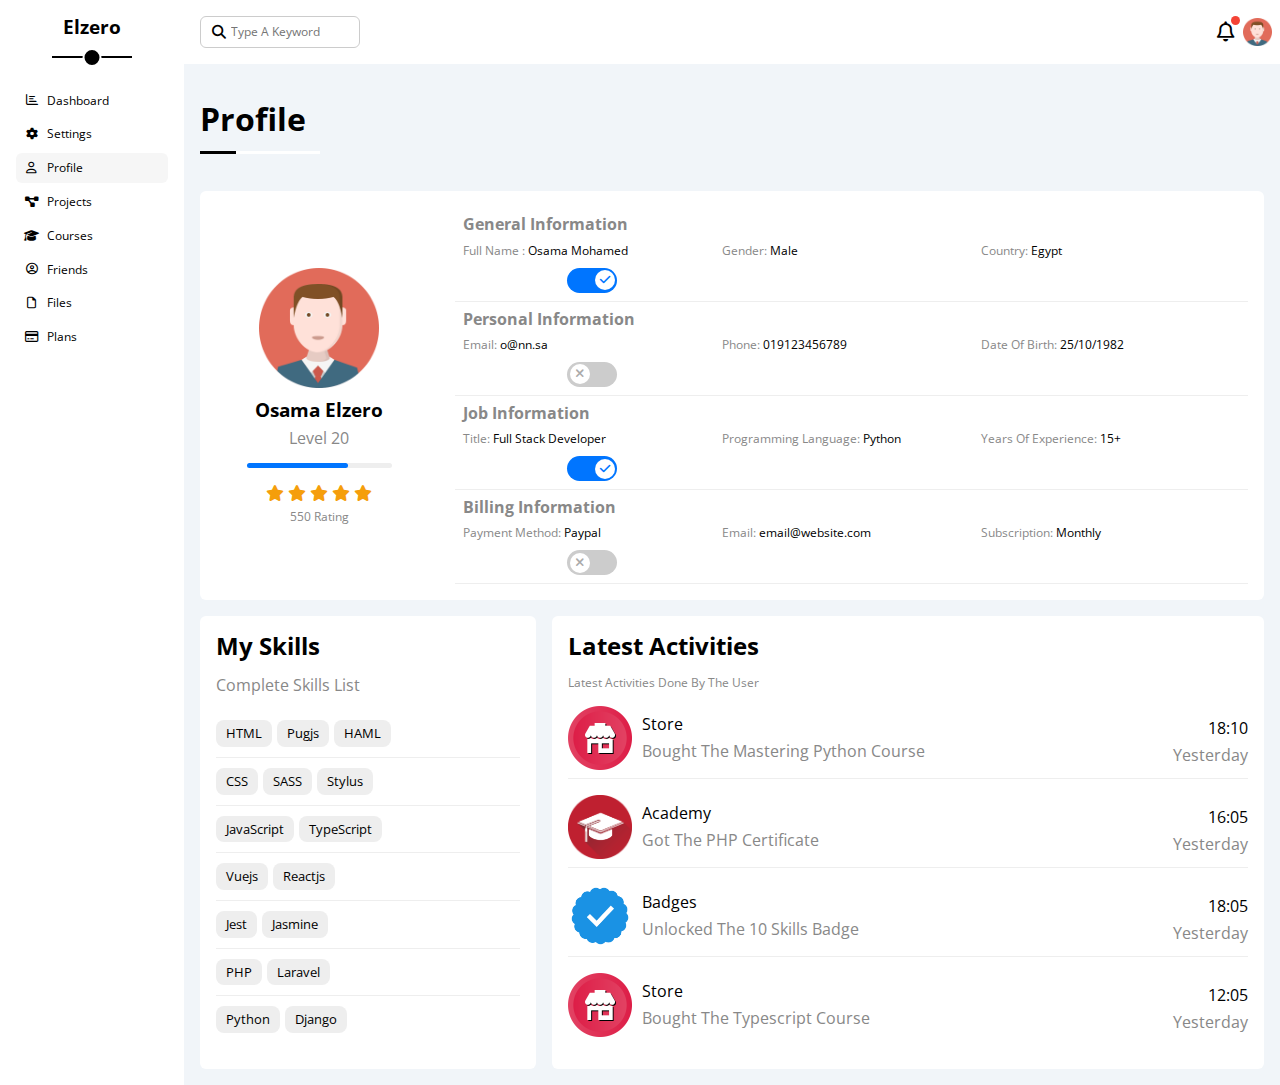
<file: profile.html>
<!DOCTYPE html>
<html lang="en">
  <head>
    <meta charset="UTF-8" />
    <meta http-equiv="X-UA-Compatible" content="IE=edge" />
    <meta name="viewport" content="width=device-width, initial-scale=1.0" />
    <title>Profile</title>
    <!-- font awesome  -->
    <link rel="stylesheet" href="css/all.min.css" />
    <!-- normalize css style -->
    <link rel="stylesheet" href="css/normalize.css" />
    <!-- css style main file  -->
    <link rel="stylesheet" href="css/master.css" />
    <!-- css framework file  -->
    <link rel="stylesheet" href="css/framework.css" />
    <!-- google fonts  -->
    <link rel="preconnect" href="https://fonts.googleapis.com" />
    <link rel="preconnect" href="https://fonts.gstatic.com" crossorigin />
    <link
      href="https://fonts.googleapis.com/css2?family=Open+Sans:wght@300;500&display=swap"
      rel="stylesheet"
    />
  </head>
  <body>
    <div class="page d-flex contaner">
      <div class="side-bar bg-white p-1 p-sm-2 position-relative">
        <h3 class="text-center position-relative">Elzero</h3>
        <ul>
          <li>
            <a
              class="d-flex align-items-center fs-1 color-black b-radius-6 p-1"
              href="index.html"
            >
              <i class="fa-regular fa-chart-bar fa-fw"></i>
              <span class="ms-1 d-none d-sm-inline-block">Dashboard</span>
            </a>
          </li>
          <li>
            <a
              class="d-flex align-items-center fs-1 color-black b-radius-6 p-1"
              href="settings.html"
            >
              <i class="fa-solid fa-gear fa-fw"></i>
              <span class="ms-1 d-none d-sm-inline-block">Settings</span>
            </a>
          </li>
          <li>
            <a
              class="active d-flex align-items-center fs-1 color-black b-radius-6 p-1"
              href="profile.html"
            >
              <i class="fa-regular fa-user fa-fw"></i>
              <span class="ms-1 d-none d-sm-inline-block">Profile</span>
            </a>
          </li>
          <li>
            <a
              class="d-flex align-items-center fs-1 color-black b-radius-6 p-1"
              href="projects.html"
            >
              <i class="fa-solid fa-diagram-project fa-fw"></i>
              <span class="ms-1 d-none d-sm-inline-block">Projects</span>
            </a>
          </li>
          <li>
            <a
              class="d-flex align-items-center fs-1 color-black b-radius-6 p-1"
              href="courses.html"
            >
              <i class="fa-solid fa-graduation-cap fa-fw"></i>
              <span class="ms-1 d-none d-sm-inline-block">Courses</span>
            </a>
          </li>
          <li>
            <a
              class="d-flex align-items-center fs-1 color-black b-radius-6 p-1"
              href="friends.html"
            >
              <i class="fa-regular fa-circle-user fa-fw"></i>
              <span class="ms-1 d-none d-sm-inline-block">Friends</span>
            </a>
          </li>
          <li>
            <a
              class="d-flex align-items-center fs-1 color-black b-radius-6 p-1"
              href="files.html"
            >
              <i class="fa-regular fa-file fa-fw"></i>
              <span class="ms-1 d-none d-sm-inline-block">Files</span>
            </a>
          </li>
          <li>
            <a
              class="d-flex align-items-center fs-1 color-black b-radius-6 p-1"
              href="plans.html"
            >
              <i class="fa-regular fa-credit-card fa-fw"></i>
              <span class="ms-1 d-none d-sm-inline-block">Plans</span>
            </a>
          </li>
        </ul>
      </div>
      <main class="w-100">
        <div
          class="head bg-white p-2 d-flex align-items-center justify-content-between"
        >
          <div class="search position-relative">
            <input
              class="b-radius-6 p-1 fs-1"
              type="text"
              placeholder="Type A Keyword"
            />
          </div>
          <div class="icons d-flex align-items-center">
            <div class="notification position-relative">
              <i class="fa-regular fa-bell fa-lg"></i>
            </div>
            <div class="avatar">
              <img class="mw-100 ms-1" src="imgs/avatar.png" alt="" />
            </div>
          </div>
        </div>
        <h1 class="p-2 position-relative">Profile</h1>
        <div class="profile-page p-2">
          <!-- Start Overview -->
          <div
            class="overview mb-2 bg-white b-radius-6 d-flex flex-column flex-sm-row align-items-center"
          >
            <div class="avatar-box text-center p-2">
              <img
                class="b-radius-50 mb-1"
                src="imgs/avatar.png"
                alt="avatar"
              />
              <h3>Osama Elzero</h3>
              <p class="color-grey mt-1">Level 20</p>
              <div class="level b-radius-6 bg-light-grey p-relative">
                <span style="width: 70%" data-level="70%"></span>
              </div>
              <div class="rating mb-1">
                <i class="fa-solid fa-star c-orange fs-13"></i>
                <i class="fa-solid fa-star c-orange fs-13"></i>
                <i class="fa-solid fa-star c-orange fs-13"></i>
                <i class="fa-solid fa-star c-orange fs-13"></i>
                <i class="fa-solid fa-star c-orange fs-13"></i>
              </div>
              <p class="color-grey fs-1">550 Rating</p>
            </div>
            <div class="info-box p-2 w-100 text-center text-sm-left">
              <!-- Start Information Row -->
              <div class="box p-1">
                <h4 class="color-grey w-100">General Information</h4>
                <div class="wrapper fs-1 align-items-center">
                  <div class="">
                    <span class="color-grey">Full Name :</span>
                    <span>Osama Mohamed</span>
                  </div>
                  <div class="">
                    <span class="color-grey">Gender:</span>
                    <span>Male</span>
                  </div>
                  <div class="">
                    <span class="color-grey">Country:</span>
                    <span>Egypt</span>
                  </div>
                  <div class="">
                    <label>
                      <input class="toggle-checkbox" type="checkbox" checked />
                      <div class="toggle-switch"></div>
                    </label>
                  </div>
                </div>
              </div>
              <!-- End Information Row -->
              <!-- Start Information Row -->
              <div class="box p-1">
                <h4 class="color-grey w-100">Personal Information</h4>
                <div class="wrapper fs-1 align-items-center">
                  <div class="fs-1">
                    <span class="color-grey">Email:</span>
                    <span>o@nn.sa</span>
                  </div>
                  <div class="">
                    <span class="color-grey">Phone:</span>
                    <span>019123456789</span>
                  </div>
                  <div class="">
                    <span class="color-grey">Date Of Birth:</span>
                    <span>25/10/1982</span>
                  </div>
                  <div class="">
                    <label>
                      <input class="toggle-checkbox" type="checkbox" />
                      <div class="toggle-switch"></div>
                    </label>
                  </div>
                </div>
              </div>

              <!-- End Information Row -->
              <!-- Start Information Row -->
              <div class="box p-1">
                <h4 class="color-grey w-100">Job Information</h4>
                <div class="wrapper fs-1 align-items-center">
                  <div class="">
                    <span class="color-grey">Title:</span>
                    <span>Full Stack Developer</span>
                  </div>
                  <div class="">
                    <span class="color-grey">Programming Language:</span>
                    <span>Python</span>
                  </div>
                  <div class="">
                    <span class="color-grey">Years Of Experience:</span>
                    <span>15+</span>
                  </div>
                  <div class="">
                    <label>
                      <input class="toggle-checkbox" type="checkbox" checked />
                      <div class="toggle-switch"></div>
                    </label>
                  </div>
                </div>
              </div>

              <!-- End Information Row -->
              <!-- Start Information Row -->
              <div class="box p-1">
                <h4 class="color-grey w-100">Billing Information</h4>
                <div class="wrapper fs-1 align-items-center">
                  <div class="">
                    <span class="color-grey">Payment Method:</span>
                    <span>Paypal</span>
                  </div>
                  <div class="">
                    <span class="color-grey">Email:</span>
                    <span>email@website.com</span>
                  </div>
                  <div class="">
                    <span class="color-grey">Subscription:</span>
                    <span>Monthly</span>
                  </div>
                  <div class="">
                    <label>
                      <input class="toggle-checkbox" type="checkbox" />
                      <div class="toggle-switch"></div>
                    </label>
                  </div>
                </div>
              </div>
              <!-- End Information Row -->
            </div>
          </div>
          <!-- End Overview -->
          <!-- Start Other Data -->
          <div class="other-data d-flex gap-1 flex-column flex-sm-row ">
            <div class="skills-card p-2 bg-white b-radius-6">
              <h2 class="mb-2">My Skills</h2>
              <p class="mb-2 color-grey ">Complete Skills List</p>
              <ul class="text-center text-sm-left">
                <li><span>HTML</span><span>Pugjs</span><span>HAML</span></li>
                <li><span>CSS</span><span>SASS</span><span>Stylus</span></li>
                <li><span>JavaScript</span><span>TypeScript</span></li>
                <li><span>Vuejs</span><span>Reactjs</span></li>
                <li><span>Jest</span><span>Jasmine</span></li>
                <li><span>PHP</span><span>Laravel</span></li>
                <li><span>Python</span><span>Django</span></li>
              </ul>
            </div>
            <!-- /// activities  -->
            <div class="activities p-2 bg-white b-radius-6">
              <h2 class="mb-2">Latest Activities</h2>
              <p class="mb-1 color-grey fs-1">Latest Activities Done By The User</p>
              <div class="activity d-flex py-1 mb-1 flex-column flex-sm-row  align-items-center text-center text-sm-left">
                <img src="imgs/activity-01.png" alt="" />
                <div class="info">
                  <span class="d-block mb-1">Store</span>
                  <span class="color-grey">Bought The Mastering Python Course</span>
                </div>
                <div class="date mt-1">
                  <span class="d-block mb-1">18:10</span>
                  <span class="color-grey">Yesterday</span>
                </div>
              </div>
              <div class="activity d-flex py-1 mb-1 flex-column flex-sm-row  align-items-center text-center text-sm-left">
                <img src="imgs/activity-02.png" alt="" />
                <div class="info">
                  <span class="d-block mb-1">Academy</span>
                  <span class="color-grey">Got The PHP Certificate</span>
                </div>
                <div class="date mt-1">
                  <span class="d-block mb-1">16:05</span>
                  <span class="color-grey">Yesterday</span>
                </div>
              </div>
              <div class="activity d-flex py-1 mb-1  flex-column flex-sm-row  align-items-center text-center text-sm-left">
                <img src="imgs/activity-03.png" alt="" />
                <div class="info">
                  <span class="d-block mb-1">Badges</span>
                  <span class="color-grey">Unlocked The 10 Skills Badge</span>
                </div>
                <div class="date mt-1">
                  <span class="d-block mb-1">18:05</span>
                  <span class="color-grey">Yesterday</span>
                </div>
              </div>
              <div class="activity d-flex py-1 mb-1  flex-column flex-sm-row align-items-center text-center text-sm-left">
                <img src="imgs/activity-01.png" alt="" />
                <div class="info">
                  <span class="d-block mb-1">Store</span>
                  <span class="color-grey">Bought The Typescript Course</span>
                </div>
                <div class="date mt-1">
                  <span class="d-block mb-1">12:05</span>
                  <span class="color-grey">Yesterday</span>
                </div>
              </div>
            </div>
          </div>
          <!-- End Other Data -->
          <!-- End backup-control Box -->
        </div>
      </main>
    </div>
  </body>
</html>
</file>
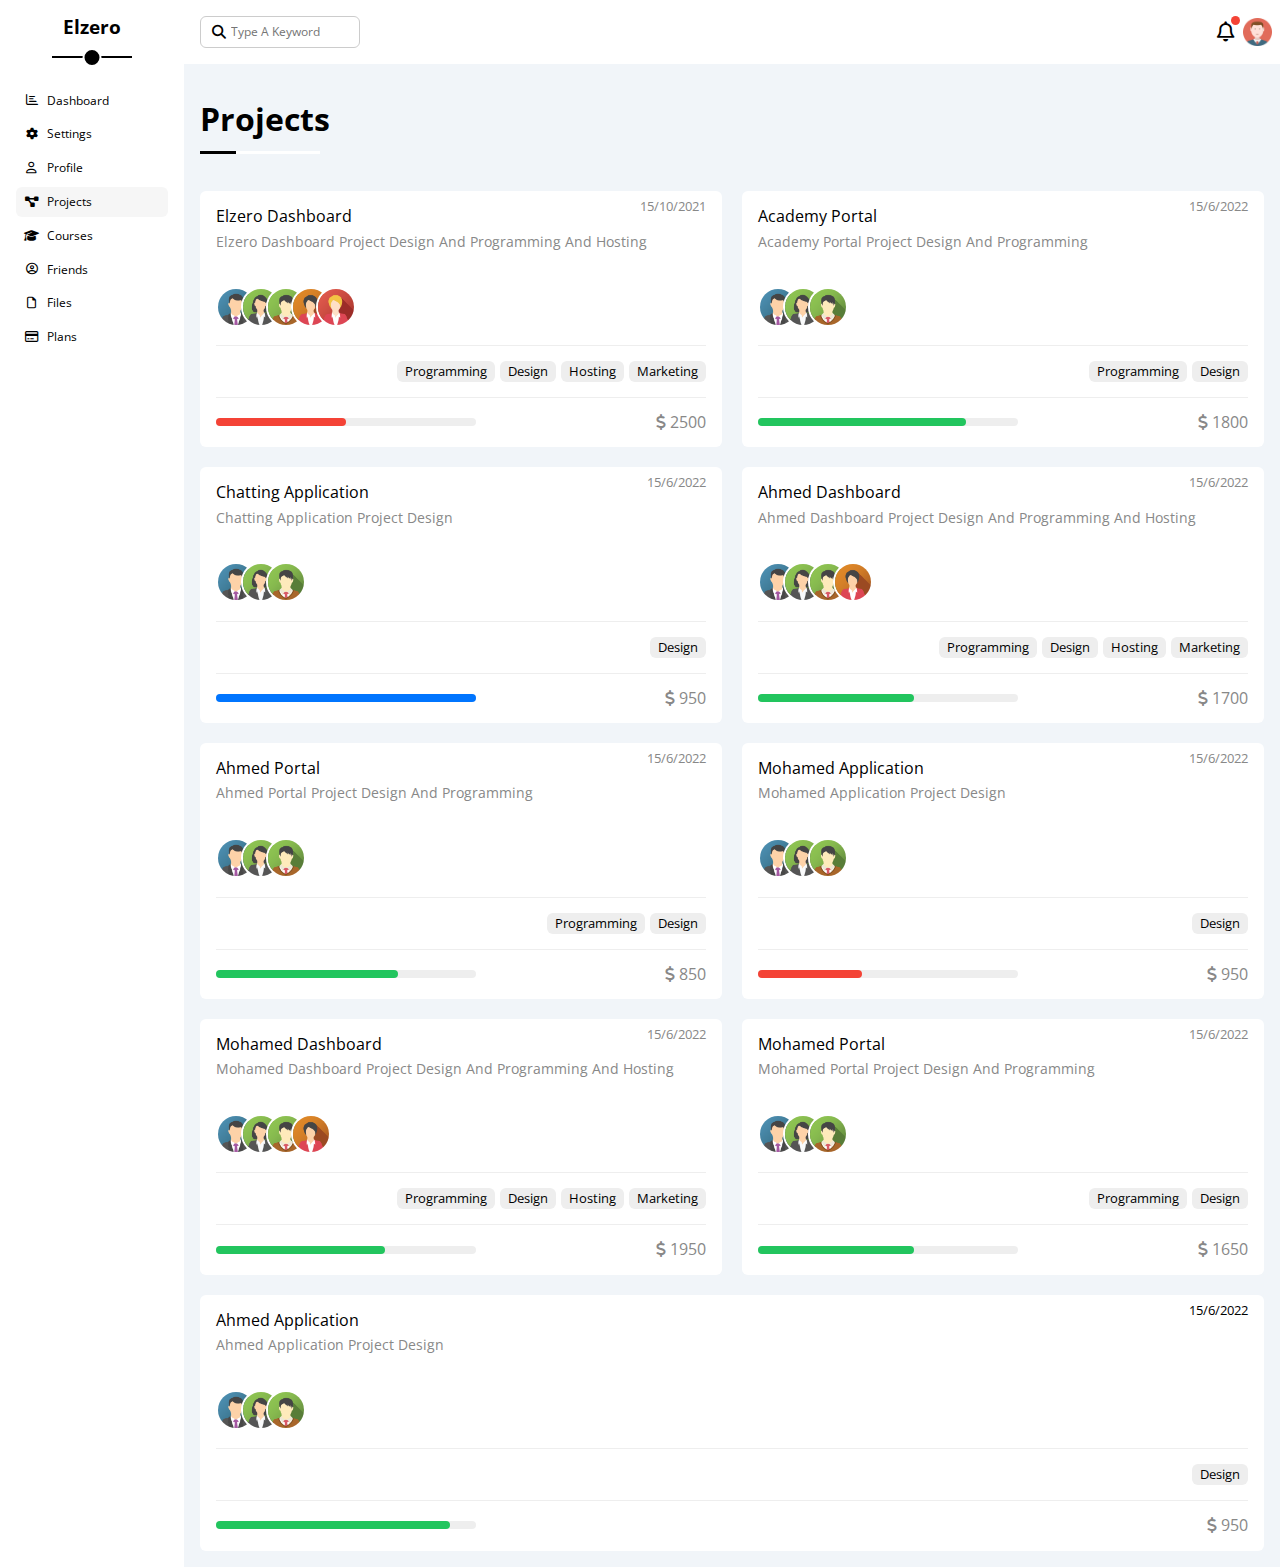
<file: projects.html>
<!DOCTYPE html>
<html lang="en">
  <head>
    <meta charset="UTF-8" />
    <meta http-equiv="X-UA-Compatible" content="IE=edge" />
    <meta name="viewport" content="width=device-width, initial-scale=1.0" />
    <title>Projects</title>
    <!-- font awesome  -->
    <link rel="stylesheet" href="css/all.min.css" />
    <!-- normalize css style -->
    <link rel="stylesheet" href="css/normalize.css" />
    <!-- css style main file  -->
    <link rel="stylesheet" href="css/master.css" />
    <!-- css framework file  -->
    <link rel="stylesheet" href="css/framework.css" />
    <!-- google fonts  -->
    <link rel="preconnect" href="https://fonts.googleapis.com" />
    <link rel="preconnect" href="https://fonts.gstatic.com" crossorigin />
    <link
      href="https://fonts.googleapis.com/css2?family=Open+Sans:wght@300;500&display=swap"
      rel="stylesheet"
    />
  </head>
  <body>
    <div class="page d-flex contaner">
      <div class="side-bar bg-white p-1 p-sm-2 position-relative ">
        <h3 class="text-center position-relative">Elzero</h3>
        <ul>
          <li>
            <a
              class="d-flex align-items-center fs-1 color-black b-radius-6 p-1"
              href="index.html"
            >
              <i class="fa-regular fa-chart-bar fa-fw"></i>
              <span class="ms-1 d-none d-sm-inline-block">Dashboard</span>
            </a>
          </li>
          <li>
            <a
              class="d-flex align-items-center fs-1 color-black b-radius-6 p-1"
              href="settings.html"
            >
              <i class="fa-solid fa-gear fa-fw"></i>
              <span class="ms-1 d-none d-sm-inline-block">Settings</span>
            </a>
          </li>
          <li>
            <a
              class="d-flex align-items-center fs-1 color-black b-radius-6 p-1"
              href="profile.html"
            >
              <i class="fa-regular fa-user fa-fw"></i>
              <span class="ms-1 d-none d-sm-inline-block">Profile</span>
            </a>
          </li>
          <li>
            <a
              class="active d-flex align-items-center fs-1 color-black b-radius-6 p-1"
              href="projects.html"
            >
              <i class="fa-solid fa-diagram-project fa-fw"></i>
              <span class="ms-1 d-none d-sm-inline-block">Projects</span>
            </a>
          </li>
          <li>
            <a
              class="d-flex align-items-center fs-1 color-black b-radius-6 p-1"
              href="courses.html"
            >
              <i class="fa-solid fa-graduation-cap fa-fw"></i>
              <span class="ms-1 d-none d-sm-inline-block">Courses</span>
            </a>
          </li>
          <li>
            <a
              class="d-flex align-items-center fs-1 color-black b-radius-6 p-1"
              href="friends.html"
            >
              <i class="fa-regular fa-circle-user fa-fw"></i>
              <span class="ms-1 d-none d-sm-inline-block">Friends</span>
            </a>
          </li>
          <li>
            <a
              class="d-flex align-items-center fs-1 color-black b-radius-6 p-1"
              href="files.html"
            >
              <i class="fa-regular fa-file fa-fw"></i>
              <span class="ms-1 d-none d-sm-inline-block">Files</span>
            </a>
          </li>
          <li>
            <a
              class="d-flex align-items-center fs-1 color-black b-radius-6 p-1"
              href="plans.html"
            >
              <i class="fa-regular fa-credit-card fa-fw"></i>
              <span class="ms-1 d-none d-sm-inline-block">Plans</span>
            </a>
          </li>
        </ul>
      </div>
      <main class="w-100">
        <div
          class="head bg-white p-2 d-flex align-items-center justify-content-between"
        >
          <div class="search position-relative">
            <input
              class="b-radius-6 p-1 fs-1"
              type="text"
              placeholder="Type A Keyword"
            />
          </div>
          <div class="icons d-flex align-items-center">
            <div class="notification position-relative">
              <i class="fa-regular fa-bell fa-lg"></i>
            </div>
            <div class="avatar">
              <img class="mw-100 ms-1" src="imgs/avatar.png" alt="" />
            </div>
          </div>
        </div>
        <h1 class="p-2 position-relative">Projects</h1>
        <div class="projects-page content-container p-2 d-flex ">
          <div class="project bg-white p-2 b-radius-6 position-relative">
            <span class="date fs-1 color-grey">15/10/2021</span>
            <h4 class="">Elzero Dashboard</h4>
            <p class="color-grey mt-1">
              Elzero Dashboard Project Design And Programming And Hosting
            </p>
            <div class="team">
              <a href="#"><img src="imgs/team-01.png" alt="" /></a>
              <a href="#"><img src="imgs/team-02.png" alt="" /></a>
              <a href="#"><img src="imgs/team-03.png" alt="" /></a>
              <a href="#"><img src="imgs/team-04.png" alt="" /></a>
              <a href="#"><img src="imgs/team-05.png" alt="" /></a>
            </div>
            <div class="do d-flex">
              <span class=" b-radius-6 bg-light-grey">Programming</span>
              <span class="b-radius-6 bg-light-grey">Design</span>
              <span class="b-radius-6 bg-light-grey">Hosting</span>
              <span class="b-radius-6 bg-light-grey">Marketing</span>
            </div>
            <div class="info d-flex justify-content-between align-items-center">
              <div class="prog bg-light-grey">
                <span class="bg-red" style="width: 50%"></span>
              </div>
              <div class="fs-14 color-grey">
                <i class="fa-solid fa-dollar-sign"></i>
                2500
              </div>
            </div>
          </div>
          <div class="project bg-white p-2 b-radius-6 position-relative">
            <span class="date fs-1 color-grey">15/6/2022</span>
            <h4 class="m-0">Academy Portal</h4>
            <p class="color-grey mt-1 ">
              Academy Portal Project Design And Programming
            </p>
            <div class="team">
              <a href="#"><img src="imgs/team-01.png" alt="" /></a>
              <a href="#"><img src="imgs/team-02.png" alt="" /></a>
              <a href="#"><img src="imgs/team-03.png" alt="" /></a>
            </div>
            <div class="do d-flex">
              <span class="b-radius-6 bg-light-grey">Programming</span>
              <span class="b-radius-6 bg-light-grey">Design</span>
            </div>
            <div class="info d-flex justify-content-between align-items-center">
              <div class="prog bg-light-grey">
                <span class="bg-green" style="width: 80%"></span>
              </div>
              <div class="color-grey">
                <i class="fa-solid fa-dollar-sign"></i>
                1800
              </div>
            </div>
          </div>
          <div class="project bg-white p-2 b-radius-6 position-relative">
            <span class="date fs-1 color-grey">15/6/2022</span>
            <h4 class="m-0">Chatting Application</h4>
            <p class="color-grey mt-1 ">
              Chatting Application Project Design
            </p>
            <div class="team">
              <a href="#"><img src="imgs/team-01.png" alt="" /></a>
              <a href="#"><img src="imgs/team-02.png" alt="" /></a>
              <a href="#"><img src="imgs/team-03.png" alt="" /></a>
            </div>
            <div class="do d-flex">
              <span class="b-radius-6 bg-light-grey">Design</span>
            </div>
            <div class="info d-flex justify-content-between align-items-center">
              <div class="prog bg-light-grey">
                <span class="bg-blue" style="width: 100%"></span>
              </div>
              <div class="color-grey">
                <i class="fa-solid fa-dollar-sign"></i>
                950
              </div>
            </div>
          </div>
          <div class="project bg-white p-2 b-radius-6 position-relative">
            <span class="date fs-1 color-grey">15/6/2022</span>
            <h4 class="m-0">Ahmed Dashboard</h4>
            <p class="color-grey mt-1 ">
              Ahmed Dashboard Project Design And Programming And Hosting
            </p>
            <div class="team">
              <a href="#"><img src="imgs/team-01.png" alt="" /></a>
              <a href="#"><img src="imgs/team-02.png" alt="" /></a>
              <a href="#"><img src="imgs/team-03.png" alt="" /></a>
              <a href="#"><img src="imgs/team-04.png" alt="" /></a>
            </div>
            <div class="do d-flex">
              <span class="b-radius-6 bg-light-grey">Programming</span>
              <span class="b-radius-6 bg-light-grey">Design</span>
              <span class="b-radius-6 bg-light-grey">Hosting</span>
              <span class="b-radius-6 bg-light-grey">Marketing</span>
            </div>
            <div class="info d-flex justify-content-between align-items-center">
              <div class="prog bg-light-grey">
                <span class="bg-green" style="width: 60%"></span>
              </div>
              <div class="color-grey">
                <i class="fa-solid fa-dollar-sign"></i>
                1700
              </div>
            </div>
          </div>
          <div class="project bg-white p-2 b-radius-6 position-relative">
            <span class="date fs-1 color-grey">15/6/2022</span>
            <h4 class="m-0">Ahmed Portal</h4>
            <p class="color-grey mt-1 ">
              Ahmed Portal Project Design And Programming
            </p>
            <div class="team">
              <a href="#"><img src="imgs/team-01.png" alt="" /></a>
              <a href="#"><img src="imgs/team-02.png" alt="" /></a>
              <a href="#"><img src="imgs/team-03.png" alt="" /></a>
            </div>
            <div class="do d-flex">
              <span class="b-radius-6 bg-light-grey">Programming</span>
              <span class="b-radius-6 bg-light-grey">Design</span>
            </div>
            <div class="info d-flex justify-content-between align-items-center">
              <div class="prog bg-light-grey">
                <span class="bg-green" style="width: 70%"></span>
              </div>
              <div class="color-grey">
                <i class="fa-solid fa-dollar-sign"></i>
                850
              </div>
            </div>
          </div>
          <div class="project bg-white p-2 b-radius-6 position-relative">
            <span class="date fs-1 color-grey">15/6/2022</span>
            <h4 class="m-0">Mohamed Application</h4>
            <p class="color-grey mt-1 ">
              Mohamed Application Project Design
            </p>
            <div class="team">
              <a href="#"><img src="imgs/team-01.png" alt="" /></a>
              <a href="#"><img src="imgs/team-02.png" alt="" /></a>
              <a href="#"><img src="imgs/team-03.png" alt="" /></a>
            </div>
            <div class="do d-flex">
              <span class="b-radius-6 bg-light-grey">Design</span>
            </div>
            <div class="info d-flex justify-content-between align-items-center">
              <div class="prog bg-light-grey">
                <span class="bg-red" style="width: 40%"></span>
              </div>
              <div class="color-grey">
                <i class="fa-solid fa-dollar-sign"></i>
                950
              </div>
            </div>
          </div>
          <div class="project bg-white p-2 b-radius-6 position-relative">
            <span class="date fs-1 color-grey">15/6/2022</span>
            <h4 class="m-0">Mohamed Dashboard</h4>
            <p class="color-grey mt-1 ">
              Mohamed Dashboard Project Design And Programming And Hosting
            </p>
            <div class="team">
              <a href="#"><img src="imgs/team-01.png" alt="" /></a>
              <a href="#"><img src="imgs/team-02.png" alt="" /></a>
              <a href="#"><img src="imgs/team-03.png" alt="" /></a>
              <a href="#"><img src="imgs/team-04.png" alt="" /></a>
            </div>
            <div class="do d-flex">
              <span class="b-radius-6 bg-light-grey">Programming</span>
              <span class="b-radius-6 bg-light-grey">Design</span>
              <span class="b-radius-6 bg-light-grey">Hosting</span>
              <span class="b-radius-6 bg-light-grey">Marketing</span>
            </div>
            <div class="info d-flex justify-content-between align-items-center">
              <div class="prog bg-light-grey">
                <span class="bg-green" style="width: 65%"></span>
              </div>
              <div class="color-grey">
                <i class="fa-solid fa-dollar-sign"></i>
                1950
              </div>
            </div>
          </div>
          <div class="project bg-white p-2 b-radius-6 position-relative">
            <span class="date fs-1 color-grey">15/6/2022</span>
            <h4 class="m-0">Mohamed Portal</h4>
            <p class="color-grey mt-1 ">
              Mohamed Portal Project Design And Programming
            </p>
            <div class="team">
              <a href="#"><img src="imgs/team-01.png" alt="" /></a>
              <a href="#"><img src="imgs/team-02.png" alt="" /></a>
              <a href="#"><img src="imgs/team-03.png" alt="" /></a>
            </div>
            <div class="do d-flex">
              <span class="b-radius-6 bg-light-grey">Programming</span>
              <span class="b-radius-6 bg-light-grey">Design</span>
            </div>
            <div class="info d-flex justify-content-between align-items-center">
              <div class="prog bg-light-grey">
                <span class="bg-green" style="width: 60%"></span>
              </div>
              <div class="color-grey">
                <i class="fa-solid fa-dollar-sign"></i>
                1650
              </div>
            </div>
          </div>
          <div class="project bg-white p-2 b-radius-6 position-relative">
            <span class="date fs-13 c-grey">15/6/2022</span>
            <h4 class="m-0">Ahmed Application</h4>
            <p class="color-grey mt-1 ">
              Ahmed Application Project Design
            </p>
            <div class="team">
              <a href="#"><img src="imgs/team-01.png" alt="" /></a>
              <a href="#"><img src="imgs/team-02.png" alt="" /></a>
              <a href="#"><img src="imgs/team-03.png" alt="" /></a>
            </div>
            <div class="do d-flex">
              <span class="b-radius-6 bg-light-grey">Design</span>
            </div>
            <div class="info d-flex justify-content-between align-items-center">
              <div class="prog bg-light-grey">
                <span class="bg-green" style="width: 90%"></span>
              </div>
              <div class="color-grey">
                <i class="fa-solid fa-dollar-sign"></i>
                950
              </div>
            </div>
          </div>
        </div>
      </main>
    </div>
  </body>
</html>
</file>
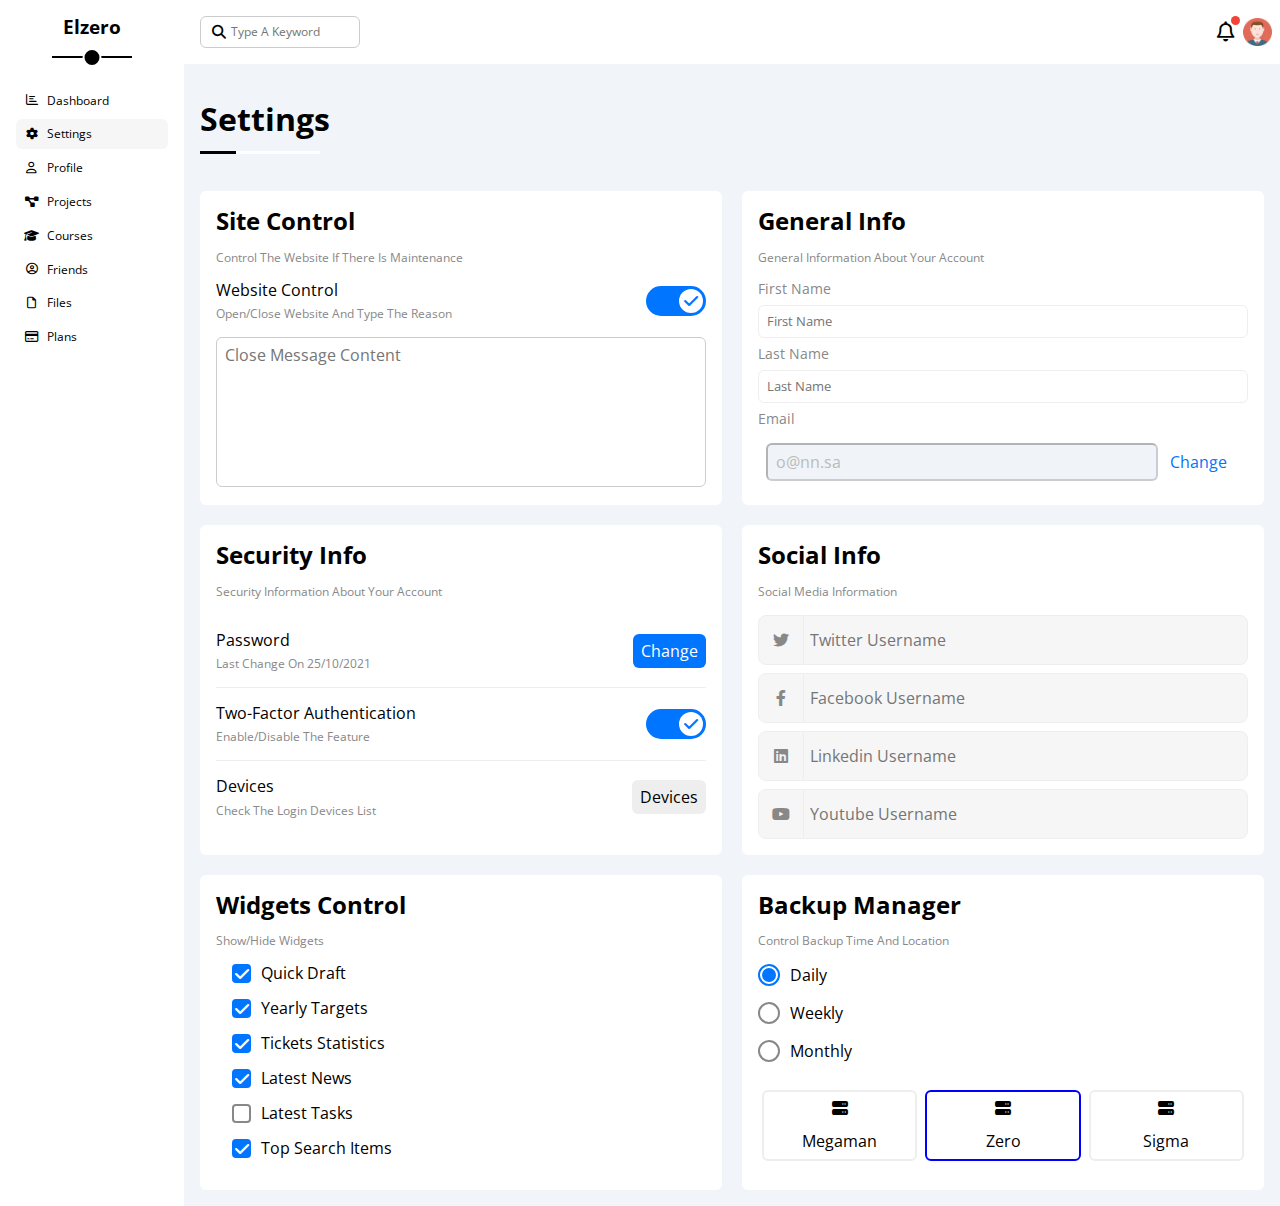
<file: settings.html>
<!DOCTYPE html>
<html lang="en">
  <head>
    <meta charset="UTF-8" />
    <meta http-equiv="X-UA-Compatible" content="IE=edge" />
    <meta name="viewport" content="width=device-width, initial-scale=1.0" />
    <title>Settings</title>
    <!-- font awesome  -->
    <link rel="stylesheet" href="css/all.min.css" />
    <!-- normalize css style -->
    <link rel="stylesheet" href="css/normalize.css" />
    <!-- css style main file  -->
    <link rel="stylesheet" href="css/master.css" />
    <!-- css framework file  -->
    <link rel="stylesheet" href="css/framework.css" />
    <!-- google fonts  -->
    <link rel="preconnect" href="https://fonts.googleapis.com" />
    <link rel="preconnect" href="https://fonts.gstatic.com" crossorigin />
    <link
      href="https://fonts.googleapis.com/css2?family=Open+Sans:wght@300;500&display=swap"
      rel="stylesheet"
    />
  </head>
  <body>
    <div class="page d-flex contaner">
      <div class="side-bar bg-white p-1 p-sm-2 position-relative">
        <h3 class="text-center position-relative">Elzero</h3>
        <ul>
          <li>
            <a
              class="d-flex align-items-center fs-1 color-black b-radius-6 p-1"
              href="index.html"
            >
              <i class="fa-regular fa-chart-bar fa-fw"></i>
              <span class="ms-1 d-none d-sm-inline-block">Dashboard</span>
            </a>
          </li>
          <li>
            <a
              class="active d-flex align-items-center fs-1 color-black b-radius-6 p-1"
              href="settings.html"
            >
              <i class="fa-solid fa-gear fa-fw"></i>
              <span class="ms-1 d-none d-sm-inline-block">Settings</span>
            </a>
          </li>
          <li>
            <a
              class="d-flex align-items-center fs-1 color-black b-radius-6 p-1"
              href="profile.html"
            >
              <i class="fa-regular fa-user fa-fw"></i>
              <span class="ms-1 d-none d-sm-inline-block">Profile</span>
            </a>
          </li>
          <li>
            <a
              class="d-flex align-items-center fs-1 color-black b-radius-6 p-1"
              href="projects.html"
            >
              <i class="fa-solid fa-diagram-project fa-fw"></i>
              <span class="ms-1 d-none d-sm-inline-block">Projects</span>
            </a>
          </li>
          <li>
            <a
              class="d-flex align-items-center fs-1 color-black b-radius-6 p-1"
              href="courses.html"
            >
              <i class="fa-solid fa-graduation-cap fa-fw"></i>
              <span class="ms-1 d-none d-sm-inline-block">Courses</span>
            </a>
          </li>
          <li>
            <a
              class="d-flex align-items-center fs-1 color-black b-radius-6 p-1"
              href="friends.html"
            >
              <i class="fa-regular fa-circle-user fa-fw"></i>
              <span class="ms-1 d-none d-sm-inline-block">Friends</span>
            </a>
          </li>
          <li>
            <a
              class="d-flex align-items-center fs-1 color-black b-radius-6 p-1"
              href="files.html"
            >
              <i class="fa-regular fa-file fa-fw"></i>
              <span class="ms-1 d-none d-sm-inline-block">Files</span>
            </a>
          </li>
          <li>
            <a
              class="d-flex align-items-center fs-1 color-black b-radius-6 p-1"
              href="plans.html"
            >
              <i class="fa-regular fa-credit-card fa-fw"></i>
              <span class="ms-1 d-none d-sm-inline-block">Plans</span>
            </a>
          </li>
        </ul>
      </div>
      <main class="w-100">
        <div
          class="head bg-white p-2 d-flex align-items-center justify-content-between"
        >
          <div class="search position-relative">
            <input
              class="b-radius-6 p-1 fs-1"
              type="text"
              placeholder="Type A Keyword"
            />
          </div>
          <div class="icons d-flex align-items-center">
            <div class="notification position-relative">
              <i class="fa-regular fa-bell fa-lg"></i>
            </div>
            <div class="avatar">
              <img class="mw-100 ms-1" src="imgs/avatar.png" alt="" />
            </div>
          </div>
        </div>
        <h1 class="p-2 position-relative">Settings</h1>
        <div class="settings-page content-container d-flex p-2">
          <!-- Start site control Box -->
          <div class="p-2 bg-white b-radius-6">
            <h2 class="mb-2">Site Control</h2>
            <p class="mb-2 color-grey fs-1">Control The Website If There Is Maintenance</p>
            <div class="mb-1 d-flex justify-content-between align-items-center">
              <div>
                <span>Website Control</span>
                <p class="color-grey mt-1 fs-1">Open/Close Website And Type The Reason</p>
              </div>
              <div>
                <label>
                  <input class="toggle-checkbox" type="checkbox" checked />
                  <div class="toggle-switch"></div>
                </label>
              </div>
            </div>
            <textarea class="close-message mt-2 p-1 b-radius-6 d-block w-100" placeholder="Close Message Content"></textarea>
          </div>
          <!-- End Ssite control Box -->
          <!-- Start general info Box -->
          <div class="general-info p-2 bg-white b-radius-6">
            <h2 class="mb-2">General Info</h2>
            <p class="mb-2 color-grey fs-1">General Information About Your Account</p>
            <div class="mb-1">
              <label class="fs-14 color-grey d-block mb-10" for="first">First Name</label>
              <input
                class="b-none border-ccc p-1 b-radius-6 d-block w-100"
                type="text"
                id="first"
                placeholder="First Name"
              />
            </div>
            <div class="mb-1">
              <label class="color-grey d-block mb-5" for="last">Last Name</label>
              <input
                class="p-1 b-radius-6 d-block w-100"
                id="last"
                type="text"
                placeholder="Last Name"
              />
            </div>
            <div>
              <label class="color-grey d-block mb-1" for="email">Email</label>
              <input
                class="email p-1 b-radius-6 w-100 m-1"
                id="email"
                type="email"
                value="o@nn.sa"
                disabled
              />
              <a class="color-blue" href="#">Change</a>
            </div>
          </div>
          <!-- End general info Box -->
          <!-- Start security-info Box -->
          <div class="security-info p-2 bg-white b-radius-6">
            <h2 class="mb-2">Security Info</h2>
            <p class="mb-2 color-grey fs-1">Security Information About Your Account</p>
            <div class=" py-2  d-flex justify-content-between align-items-center">
              <div>
                <span>Password</span>
                <p class="color-grey mt-1 fs-1">Last Change On 25/10/2021</p>
              </div>
              <a class="button bg-blue main-btn" href="#">Change</a>
            </div>
            <div class=" py-2  d-flex justify-content-between align-items-center">
              <div>
                <span>Two-Factor Authentication</span>
                <p class="color-grey mt-1 fs-1">Enable/Disable The Feature</p>
              </div>
              <label>
                <input class="toggle-checkbox" type="checkbox" checked />
                <div class="toggle-switch"></div>
              </label>
            </div>
            <div class=" py-2 d-flex justify-content-between align-items-center">
              <div>
                <span>Devices</span>
                <p class="color-grey mt-1 fs-1">Check The Login Devices List</p>
              </div>
              <a class="bg-light-grey color-black main-btn" href="#">Devices</a>
            </div>
          </div>
          <!-- End security-info Box -->
          <!-- Start Social Info Box -->
          <div class="social-boxes p-2 bg-white b-radius-6">
            <h2 class="mb-2">Social Info</h2>
            <p class="mb-2 color-grey fs-1">Social Media Information</p>
            <div class="d-flex align-items-center mb-1">
              <i class="fa-brands fa-twitter d-flex justify-content-center align-items-center color-grey"></i>
              <input class="w-100" type="text" placeholder="Twitter Username" />
            </div>
            <div class="d-flex align-items-center mb-1">
              <i class="fa-brands fa-facebook-f d-flex justify-content-center align-items-center color-grey"></i>
              <input class="w-100" type="text" placeholder="Facebook Username" />
            </div>
            <div class="d-flex align-items-center mb-1">
              <i class="fa-brands fa-linkedin d-flex justify-content-center align-items-center color-grey"></i>
              <input class="w-100" type="text" placeholder="Linkedin Username" />
            </div>
            <div class="d-flex align-items-center">
              <i class="fa-brands fa-youtube d-flex justify-content-center align-items-center color-grey"></i>
              <input class="w-100" type="text" placeholder="Youtube Username" />
            </div>
          </div>
          <!-- End Social Info Box -->
          <!-- Start widgets-control  Box -->
          <div class="widgets-control p-2 bg-white b-radius-6">
            <h2 class="mb-2">Widgets Control</h2>
            <p class="mb-2 color-grey fs-1">Show/Hide Widgets</p>
            <div class="control position-relative d-flex align-items-center mb-2">
              <input class="p-1" type="checkbox" id="one" checked />
              <label class=" d-flex align-items-center" for="one">Quick Draft</label>
            </div>
            <div class="control position-relative d-flex align-items-center mb-2">
              <input class="p-1" type="checkbox" id="two" checked />
              <label class=" d-flex align-items-center" for="two">Yearly Targets</label>
            </div>
            <div class="control position-relative d-flex align-items-center mb-2">
              <input class="p-1" type="checkbox" id="three" checked />
              <label class=" d-flex align-items-center" for="three">Tickets Statistics</label>
            </div>
            <div class="control position-relative d-flex align-items-center mb-2">
              <input class="p-1" type="checkbox" id="four" checked />
              <label class=" d-flex align-items-center" for="four">Latest News</label>
            </div>
            <div class="control position-relative d-flex align-items-center mb-2">
              <input class="p-1" type="checkbox" id="five" />
              <label class=" d-flex align-items-center" for="five">Latest Tasks</label>
            </div>
            <div class="control position-relative d-flex align-items-center mb-2">
              <input class="p-1" type="checkbox" id="six" checked />
              <label class=" d-flex align-items-center" for="six">Top Search Items</label>
            </div>
          </div>
          <!-- End widgets-control  Box -->
          <!-- Start backup-control Box -->
          <div class="backup-control p-2 bg-white b-radius-6">
            <h2 class="mb-2">Backup Manager</h2>
            <p class="mb-2 color-grey fs-1">Control Backup Time And Location</p>
            <div class="date d-flex align-items-center mb-1">
              <input type="radio" name="time" id="daily" checked />
              <label  class="mb-1 d-flex align-items-center position-relative" for="daily">Daily</label>
            </div>
            <div class="date d-flex align-items-center mb-1">
              <input type="radio" name="time" id="weekly" />
              <label class="mb-1 d-flex align-items-center position-relative" for="weekly">Weekly</label>
            </div>
            <div class="date d-flex align-items-center mb-1">
              <input type="radio" name="time" id="monthly" />
              <label class="mb-1 d-flex align-items-center position-relative" for="monthly">Monthly</label>
            </div>
            <div class="servers mt-2 d-flex flex-column flex-sm-row align-items-center text-center">
              <input type="radio" name="servers" id="server-one" />
              <div class="server  b-radius-6  w-100">
                <label class="d-block m-1" for="server-one">
                  <i class="fa-solid fa-server d-block mb-2"></i>
                  Megaman
                </label>
              </div>
              <input type="radio" name="servers" id="server-two" checked />
              <div class="server  b-radius-6  w-100">
                <label class="d-block m-1" for="server-two">
                  <i class="fa-solid fa-server d-block mb-2 "></i>
                  Zero
                </label>
              </div>
              <input type="radio" name="servers" id="server-three" />
              <div class="server  b-radius-6  w-100">
                <label class="d-block m-1" for="server-three">
                  <i class="fa-solid fa-server d-block mb-2 "></i>
                  Sigma
                </label>
              </div>
            </div>
          </div>
          <!-- End backup-control Box -->
        </div>
      </main>
    </div>
    <script src="js/settings.js"></script>
  </body>
</html>
</file>
<file: css/master.css>
:root {
  --blue: #0075ff;
  --blue-sec: #0d69d5;
  --orange: #f59e0b;
  --green: #22c55e;
  --red: #f44336;
  --grey: #888;
}
* {
  box-sizing: border-box;
  margin: 0;
}
body {
  font-family: "Open Sans", sans-serif;
  margin: 0;
  background-color: #f9f9f9;
}
*:focus {
  outline: none;
}
a {
  text-decoration: none;
}
ul {
  list-style: none;
  padding: 0;
}
::-webkit-scrollbar {
  width: 15px;
}
::-webkit-scrollbar-track {
  background-color: white;
}
::-webkit-scrollbar-thumb {
  background-color: var(--blue-color);
}
::-webkit-scrollbar-thumb:hover {
  background-color: var(--blue-sec);
}
/* \\\\\\\\\\\\\\\\\\\\\\\\\\\\ */

/* /////////////////////////////////// */
.page {
  min-height: 100vh;
  background-color: #f1f5f9;
  box-shadow: 0 0 10 #ddd;
}
/* \\\\\\\\\\\\\\\\\\\\\\\\\\\\\\\ */
/* begin sidebar  */
.side-bar {
  width: 60px;
  box-shadow: 0 0 10 #ddd;
}
@media (min-width: 767px) {
  .side-bar {
    width: 210px;
  }
  .side-bar > h3 {
    margin-bottom: 3rem;
  }
  .side-bar > h3::before {
    content: "";
    width: 80px;
    height: 2px;
    background-color: black;
    position: absolute;
    bottom: -20px;
    left: 50%;
    transform: translate(-50%);
  }
  .side-bar > h3::after {
    content: "";
    width: 15px;
    height: 15px;
    border-radius: 50%;
    border: 2px solid white;
    background-color: black;
    position: absolute;
    bottom: -29px;
    left: 50%;
    transform: translate(-50%);
  }
}
.side-bar ul li {
  margin-bottom: 0.25rem;
  transition: 0.4s;
}
.side-bar ul li a:hover,
.side-bar ul li a:focus,
.side-bar ul li a.active {
  background-color: #f6f6f6;
}

/* end side bar  */
/* '''''''''''''''''''''' */
/* begin main head  */
main {
  overflow: hidden;
}
main .head .search input {
  border: 1px solid #ccc;
  padding-left: 30px;
  width: 160px;
  transition: width 0.3s;
}
main .head .search input:focus {
  width: 200px;
}
main .head .search::before {
  font-family: var(--fa-style-family-classic);
  content: "\f002";
  font-weight: 900;
  position: absolute;
  left: 12px;
  top: 50%;
  transform: translateY(-50%);
  font-size: 14px;
  color: var(--grey-color);
}
main .head .avatar {
  width: 1.8rem;
  height: 1.8rem;
}
main .head .icons .notification::before {
  content: "";
  width: 0.6rem;
  height: 0.6rem;
  position: absolute;
  border-radius: 50%;
  right: -5px;
  top: -7px;
  background-color: var(--red);
}
main h1::before {
  content: "";
  position: absolute;
  bottom: 0;
  left: 1rem;
  width: 120px;
  height: 3px;
  background: linear-gradient(to right, black 30%, white 20%);
}
/* '''''''''''''''''''''''''' */
/* content container  */
.content-container {
  flex-wrap: wrap;
  gap: 20px;
}
.content-container > div {
  flex: 1 100%;
  max-width: 100%;
}
@media (min-width: 1160px) {
  .content-container > div {
    flex: 1 calc(50% - 20px);
  }
}
@media (min-width: 1650px) {
  .content-container > div {
    flex: 1 calc(33% - 40px);
  }
}

/* '''''''''''''''' */
/* welcome card  */

.welcome-card .card-head .col-2 {
  width: 200px;
}
.welcome-card .card-head .avatar-2 {
  width: 4rem;
  position: absolute;
  bottom: -2rem;
  left: 10%;
  border: 4px solid white;
  border-radius: 50%;
}
@media (max-width: 480px) {
  .welcome-card .card-head .avatar-2 {
    left: 50%;
    transform: translateX(-50%);
  }
}
.welcome-card .card-body .info {
  border-top: 1px solid #eee;
  border-bottom: 1px solid #eee;
}

/* '''''''''''''''''''''''''''''''' */
.draft-card textarea {
  height: 10rem;
  resize: none;
}
/* //////////////////////////// */
.statistics .targets .icon {
  width: 80px;
  height: 80px;
}
.statistics .targets .progress {
  width: 100%;
  height: 4px;
  position: relative;
}
.statistics .targets .progress > span {
  display: block;
  position: absolute;
  height: 100%;
}

.statistics .targets .progress > span::before {
  content: attr(data-progress);
  color: white;
  position: absolute;
  right: 0;
  top: -2rem;
  transform: translateX(50%);
  width: 2.25rem;
  height: 1.25rem;
  display: flex;
  justify-content: center;
  align-items: center;
  font-size: 0.8rem;
  font-weight: bold;
  border-radius: 0.5rem;
}
.statistics .targets .progress > span::after {
  content: "";
  border-width: 0.4rem;
  border-style: solid;
  border-color: transparent;
  position: absolute;
  right: 0;
  top: -0.75rem;
  transform: translateX(50%);
}
/* blue  */
.statistics .targets .blue .progress > span::before {
  background-color: var(--blue);
}
/* orange  */
.statistics .targets .orange .progress > span::before {
  background-color: var(--orange);
}
/* green  */
.statistics .targets .green .progress > span::before {
  background-color: var(--green);
}
/* blue  */
.statistics .targets .blue .progress > span::after {
  border-top-color: var(--blue);
}
/* orange  */
.statistics .targets .orange .progress > span::after {
  border-top-color: var(--orange);
}
/* green  */
.statistics .targets .green .progress > span::after {
  border-top-color: var(--green);
}

/* \\\\\\\\\\\\\\\\\\\\\\ */
/* begin tickets card  */
.tickets .box {
  border: 1px solid #ccc;
  flex: 1 40%;
}
@media (max-width: 767px) {
  .tickets .box {
    flex: 1 100%;
  }
}
/* begin latest news card  */
.news .news-row:not(:last-of-type) {
  padding-bottom: 20px;
  border-bottom: 1px solid #eee;
}
.news .news-row img {
  width: 6.5rem;
  border-radius: 6px;
  margin-right: 1rem;
}
.news .info {
  flex-grow: 1;
}
.news .info h3 {
  font-size: 1rem;
}
@media (max-width: 767px) {
  .news .news-row {
    display: block;
  }
  .news .news-row .label {
    margin: 0.7rem auto 0;
    width: fit-content;
  }
}

/* begin tasks  card  */
.tasks .task-row {
  padding: 0.7rem 0;
}
.tasks .task-row:not(:last-child) {
  border-bottom: 1px solid #eee;
}
.tasks .task-row.done {
  opacity: 0.3;
}
.tasks .task-row.done :is(p, h3) {
  text-decoration: line-through;
}
.tasks .delete {
  cursor: pointer;
  transition: 0.3s;
}
.tasks .delete:hover {
  color: var(--red);
}
/* begin latest uploads  */
.latest-uploads ul li:not(:last-child) {
  border-bottom: 1px solid #eee;
}
.latest-uploads ul li img {
  width: 40px;
  height: 40px;
}

/* begin last projects  */
.last-project ul {
  margin-left: 20px;
  border-left: 4px solid var(--blue);
}
.last-project ul li::before {
  content: "";
  width: 26px;
  height: 26px;
  background-color: #fff;
  position: absolute;
  left: -19px;
  border: 4px solid var(--blue);
  border-radius: 50%;
}
.last-project ul :is(.done, .current)::after {
  content: "";
  position: absolute;
  left: -10px;
  border: 8px solid var(--blue);
  border-radius: 50%;
}
.last-project ul li.current::after {
  animation: lightning 2s ease-in-out infinite;
}
@keyframes lightning {
  0% {
    opacity: 1;
  }
  50% {
    opacity: 0.2;
  }
}
.last-project .launch-icon {
  position: absolute;
  bottom: 1rem;
  right: 1rem;
  width: 9rem;
  opacity: 0.3;
}
/* end last project  */
/* begin reminders cqrd  */
.reminders ul li span {
  width: 1rem;
  height: 1rem;
}
.reminders ul li .blue {
  border-left: 2px solid var(--blue);
}
.reminders ul li .green {
  border-left: 2px solid var(--green);
}
.reminders ul li .orange {
  border-left: 2px solid var(--orange);
}
.reminders ul li .red {
  border-left: 2px solid var(--red);
}
/* end reminders  */
/* begin latest post  */
.latest-post .avatar {
  width: 48px;
  height: 48px;
}
.latest-post .post-content {
  text-transform: capitalize;
  line-height: 1.8;
  border-top: 1px solid #eee;
  border-bottom: 1px solid #eee;
  min-height: 140px;
}

/* begin social media  */
.social-media .box {
  padding-left: 70px;
}
.social-media .box i {
  position: absolute;
  left: 0;
  top: 0;
  width: 52px;
  transition: 0.3s;
}
.social-media .box i:hover {
  transform: rotate(5deg);
}
.social-media .twitter {
  background-color: rgb(29 161 242 / 20%);
  color: #1da1f2;
}
.social-media .twitter i,
.social-media .twitter a {
  background-color: #1da1f2;
}
.social-media .facebook {
  background-color: rgb(24 119 242 / 20%);
  color: #1da1f2;
}
.social-media .facebook i,
.social-media .facebook a {
  background-color: #1877f2;
}
.social-media .youtube {
  background-color: rgb(255 0 0 / 20%);
  color: #ff0000;
}
.social-media .youtube i,
.social-media .youtube a {
  background-color: #ff0000;
}
.social-media .linkedin {
  background-color: rgb(0 119 181 / 20%);
  color: #0077b5;
}
.social-media .linkedin i,
.social-media .linkedin a {
  background-color: #0077b5;
}

/* /////////////////////////////// */
.projects .responsive-table {
  overflow-x: auto;
}
.projects table {
  min-width: 1000px;
  border-spacing: 0;
}
.projects table td {
  padding: 1rem;
}
.projects table thead td {
  background-color: #eee;
  font-weight: bold;
}
.projects table tbody td {
  border-bottom: 1px solid #eee;
  border-left: 1px solid #eee;
  border-right: 1px solid #eee;
}
.projects table tr:hover td {
  background-color: #faf7f7;
}
.projects img {
  width: 36px;
  height: 36px;
  border-radius: 50%;
  background-color: #fff;
  padding: 2px;
}
.projects img:not(:first-child) {
  margin-left: -20px;
}
.projects table .label {
  font-size: 13px;
  text-align: center;
}

/* /////////////////////// */
/* begin settigns page  */
.settings-page :disabled {
  cursor: no-drop;
  background-color: #f0f4f8;
  color: #bbb;
}
/* begin site control  */
.settings-page textarea.close-message {
  border: 1px solid #ccc;
  resize: none;
  min-height: 150px;
}
/* begin general info  */
.general-info div label {
  margin-bottom: 8px;
  font-size: 14px;
}
.general-info div input[type="text"] {
  border: 1px solid #eee;
  font-size: 13px;
}
.general-info div input[type="text"] {
  border: 1px solid #eee;
  font-size: 13px;
}
.general-info .email {
  width: 80%;
}

/* begin security info  */

.security-info > div .button {
  transition: 0.3s;
}
.security-info > div .button:hover {
  background-color: var(--blue-sec);
}
.security-info > div:not(:last-child) {
  border-bottom: 1px solid #eee;
}
/* begin social info  */
.social-boxes i {
  background-color: #f6f6f6;
  width: 50px;
  height: 50px;
  border: 1px solid #eee;
  border-radius: 8px 0 0 8px;
}
.social-boxes input {
  background-color: #f6f6f6;
  align-self: stretch;
  border: 1px solid #eee;
  border-left: none;
  border-radius: 0 8px 8px 0;
  padding-left: 6px;
}

.social-boxes div:focus-within i {
  color: black;
}

/* begin social info  */
.widgets-control input {
  appearance: none;
}
/* begin social info  */
.widgets-control label {
  cursor: pointer;
}
.widgets-control input + label::before {
  font-family: var(--fa-style-family-classic);
  font-weight: 900;
  content: "";
  display: flex;
  justify-content: center;
  align-items: center;
  width: 15px;
  height: 15px;
  margin-right: 10px;
  border: 2px solid var(--grey);
  border-radius: 4px;
  transition: 0.3s;
}
.widgets-control input:checked + label::before {
  content: "\f00c";
  background-color: #0075ff;
  color: #fff;
  border-color: #0075ff;
}
.widgets-control .control:hover label::before {
  border-color: #0075ff;
}

/* begin social info  */
:is(.widgets-control) input[type="checkbox"],
.backup-control input[type="radio"] {
  appearance: none;
}
/* begin social info  */
:is(.widgets-control, .backup-control) label {
  cursor: pointer;
}
:is(.widgets-control, .backup-control) input + label::before {
  content: "";
  display: flex;
  justify-content: center;
  align-items: center;
  margin-right: 10px;
  border: 2px solid var(--grey);
  transition: 0.3s;
}
.widgets-control input + label::before {
  font-family: var(--fa-style-family-classic);
  font-weight: 900;
  border-radius: 4px;
  width: 15px;
  height: 15px;
}
.backup-control input + label::before {
  border-radius: 50%;
  width: 18px;
  height: 18px;
}

.control input:checked + label::before {
  content: "\f00c";
  background-color: #0075ff;
  color: #fff;
  border-color: #0075ff;
}
:is(.control, .date):hover label::before {
  border-color: #0075ff;
}

.date input + label::after {
  content: "";
  width: 14px;
  height: 14px;
  left: 4px;
  border-radius: 50%;
  position: absolute;
  background-color: #0075ff;
  color: #fff;
  border-color: #0075ff;
  transform: scale(0);
  transition: 0.3s;
}
.date input:checked + label::before {
  border-color: #0075ff;
}
.date input:checked + label::after {
  transform: scale(1);
}

.servers .server {
  margin: 4px;
  border: 2px solid #eee;
}
.servers input:checked + .server {
  border-color: blue;
}
/* begin profile page  */

.profile-page .avatar-box {
  width: 300px;
}
.profile-page .avatar-box img {
  width: 120px;
  height: 120px;
}
.profile-page .avatar-box .level {
  width: 70%;
  margin: 1rem auto;
  border-radius: 3px;
}
.profile-page .avatar-box .level span {
  display: block;
  height: 5px;
  background-color: var(--blue);
  border-radius: 3px;
}
.profile-page .rating i {
  font-size: 1rem;
  color: var(--orange);
}
.profile-page .info-box .box {
  border-bottom: 1px solid #eee;
}
.profile-page .info-box .box .wrapper {
  display: grid;
  grid-template-columns: repeat(auto-fill, minmax(250px, 1fr));
}
.profile-page .info-box .box .wrapper > div {
  padding: 10px 0 0;
}
.profile-page .info-box .box .toggle-switch {
  height: 25px;
}
label {
  display: flex;
  justify-content: center;
}
.profile-page .skills-card {
  flex-grow: 1;
}
.profile-page .skills-card li {
  padding: 10px 0;
}
.profile-page .skills-card li:not(:last-child) {
  border-bottom: 1px solid #eee;
}
.profile-page .skills-card span {
  padding: 6px 10px;
  font-size: 0.8rem;
  background-color: #eee;
  display: inline-block;
  margin-right: 5px;
  border-radius: 8px;
}
/* activities  */

.profile-page .activities {
  flex-grow: 2;
}
.profile-page .activities .activity:not(:last-child) {
  border-bottom: 1px solid #eee;
}
.profile-page .activities img {
  width: 64px;
  height: 64px;
  margin-bottom: 10px;
}

@media (min-width: 767px) {
  .profile-page .activities img {
    margin-bottom: 0;
    margin-right: 10px;
  }
  .profile-page .activities .date {
    flex: 1;
    text-align: right;
  }
}

/* //////////////////////////////////// */
/* begin projects page  */

.projects-page p {
  font-size: 14px;
}
.projects-page span {
  font-size: 13px;
}

.projects-page .project > span.date {
  position: absolute;
  right: 1rem;
  top: 0.5rem;
}
.projects-page .project h4 {
  font-weight: normal;
}
.projects-page .project .team {
  position: relative;
  min-height: 80px;
}
.projects-page .project .team a {
  position: absolute;
  left: 0;
  bottom: 0;
}
.projects-page .project .team a:nth-child(2) {
  left: 25px;
}
.projects-page .project .team a:nth-child(3) {
  left: 50px;
}
.projects-page .project .team a:nth-child(4) {
  left: 75px;
}
.projects-page .project .team a:nth-child(5) {
  left: 100px;
}
.projects-page .project .team a:hover {
  z-index: 1000;
}
.projects-page .project .team img {
  width: 40px;
  height: 40px;
  border-radius: 50%;
  border: 2px solid white;
}
.projects-page .project .do {
  justify-content: flex-end;
  border-top: 1px solid #eee;
  padding-top: 15px;
  margin-top: 15px;
}
@media (max-width: 767px) {
  .projects-page .project .do {
    flex-direction: column;
  }
}
.projects-page .project .do span {
  padding: 3px 8px;
  margin-left: 5px;
  width: fit-content;
}
@media (max-width: 767px) {
  .projects-page .project .do span:not(:last-child) {
    margin-bottom: 15px;
  }
}
.projects-page .project .info {
  border-top: 1px solid #eee;
  margin-top: 15px;
  padding-top: 15px;
}
@media (max-width: 767px) {
  .projects-page .project .info {
    flex-direction: column;
  }
}
.projects-page .project .prog {
  height: 8px;
  width: 260px;
  position: relative;
  border-radius: 6px;
}
@media (max-width: 767px) {
  .projects-page .project .prog {
    margin-bottom: 15px;
  }
}
.projects-page .project .prog span {
  position: absolute;
  left: 0;
  top: 0;
  height: 100%;
  border-radius: 6px;
}

/* begin courses page  */
.courses-page,
.friends-page {
  display: grid;
  grid-template-columns: repeat(auto-fill, minmax(300px, 1fr));
}
.courses-page .course {
  overflow: hidden;
}
.courses-page .course .cover {
  width: 100%;
}
.courses-page .course .instructor {
  width: 4rem;
  height: 4rem;
  position: absolute;
  left: 1rem;
  top: 1rem;
  border-radius: 50%;
  border: 3px solid white;
}
.courses-page .course .info {
  margin-top: 1rem;
  border-top: 1px solid #eee;
}
.courses-page .course .info .title {
  position: absolute;
  top: -1rem;
  left: 50%;
  transform: translateX(-50%);
}
/* begin friends page  */
.friends-page img {
  width: 7rem;
  height: 7rem;
}
.friends-page .contact {
  display: flex;
  justify-content: space-between;
  padding: 0.5rem 0;
}
.friends-page .contact i {
  cursor: pointer;
  font-size: .75rem;
  background-color: #eee;
  color: white;
  padding: 0.5rem;
  border-radius: 50%;
  transition: 0.5s;
}
.friends-page .contact i:hover {
  background-color: var(--blue);
  color: white;
}
.friends-page .icons {
  border-top: 1px solid #eee;
  border-bottom: 1px solid #eee;
  padding: 0.5rem 0;
}
.friends-page .icons > div {
  display: flex;
  align-items: center;
  padding: 5px 0;
}
.friends-page .icons i {
  margin-right: 1rem;
}
.friends-page .vip {
  opacity: 0.3;
  position: absolute;
  width: 4rem;
  height: 4rem;
  display: flex;
  justify-content: center;
  align-items: center;
  font-size: 1.75rem;
  font-weight: bold;
  text-transform: uppercase;
  right: 1rem;
  top: 1rem;
  padding: 0.5rem;
  border-radius: 50%;
  background-color: orange;
  color: white;
}
/* //////////////////////////// */
.files-page .files-stats {
  min-width: 260px;
  height: fit-content;
}
.files-page .files-stats > div {
  justify-content: space-between;
  border: 1px solid #eee;
}
.files-page .files-stats .icon {
  width: 2.5rem;
  height: 2.5rem;
  display: flex;
  justify-content: center;
  align-items: center;
}
.files-page .files-stats .upload {
  width: fit-content;
}
.files-page .files {
  flex: 1;
  display: grid;
  grid-template-columns: repeat(auto-fill, minmax(200px, 1fr));
}

.files-page img {
  width: 3rem;
  height: 3rem;
}
.files-page .files .file p {
  font-size: 0.75rem;
}
.files-page .file .info {
  border-top: 1px solid #eee;
}
/* begin plans  */
/* .plans-page  */

.plans-page {
  display: grid;
  grid-template-columns: repeat(auto-fill, minmax(450px, 1fr));
}
.plans-page .plan .top {
  border: 4px solid white;
}
.plans-page .plan.green .top {
  box-shadow: 0 0 0 4px var(--green);
}
.plans-page .plan.blue .top {
  box-shadow: 0 0 0 4px var(--blue);
}
.plans-page .plan.orange .top {
  box-shadow: 0 0 0 4px var(--orange);
}
.plans-page .plan .top .price{
  font-size: 2rem;
  margin-top: .5rem;
}
.plans-page .plan .top .price span{
  font-size: 1.5rem;
  position: relative;
  top: -.5rem;
  left: -.25rem;
}
.plans-page .plan ul {
  margin: 1rem 0;
}
.plans-page .plan ul li{
  display: flex;
  justify-content: space-between;
  align-items: center;
  padding: 1rem 0;
  border-bottom: 1px solid #eee;
}
.plans-page .plan ul li i{
  color: var(--red);
}

.plans-page .plan ul li i.yes{
  color: var(--green);
}
.plans-page .plan ul li .help{
  color: #aaa;
  cursor: pointer;
  position: relative;
}
</file>
<file: css/framework.css>
:root {
  --blue: #0075ff;
  --blue-sec: #0d69d5;
  --light-blue : rgb(0 117 255 / 20%);
  --light-orange:rgb(245 158 11 / 20%);
  --light-green: rgb(34 197 94 / 20%);
  --light-red:rgb(244 67 54 / 20%);
  --orange: #f59e0b;
  --green: #22c55e;
  --red: #f44336;
  --grey: #888;
}

/* button style */
.main-btn {
  display: inline-block;
  padding: 0.5rem;
  border-radius: 6px;
  color: white;
  border: none;
  background-color: #0075ff;
}
/* background color  */
.bg-white {
  background-color: white;
}
.bg-grey {
  background-color: var(--grey);
}
.bg-light-grey {
  background-color: #eee;
}
.bg-blue {
  background-color: var(--blue);
}
.bg-red {
  background-color: var(--red);
}
.bg-orange {
  background-color: var(--orange);
}
.bg-green {
  background-color: var(--green);
}
.bg-light-green {
  background-color: var(--light-green);
}
.bg-light-blue {
  background-color: var(--light-blue);
}
.bg-light-orange {
  background-color: var(--light-orange);
}
.bg-light-red {
  background-color: var(--light-red);
}
/* postioning */
.position-relative {
  position: relative;
}
/* borders  styling */
.border-none {
  border: none;
}
.b-radius-6 {
  border-radius: 6px;
}
.radius-50 {
  border-radius: 50%;
}
/* sizing  */
.w-100 {
  width: 100%;
}
.h-100 {
  height: 100%;
}
.mw-100 {
  max-width: 100%;
}
/* padding and margins  */
.p-1 {
  padding: 0.5rem;
}
.p-2 {
  padding: 1rem;
}
.p-3 {
  padding: 1.5rem;
}
.p-4 {
  padding: 2rem;
}
.ps-1 {
  padding-left: 0.5rem;
}
.ps-2 {
  padding-left: 1rem;
}
.ps-3 {
  padding-left: 1.5rem;
}
.ps-4 {
  padding-left: 2rem;
}
.py-1 {
  padding-top: 0.5rem;
  padding-bottom: .5rem;
}
.py-2 {
  padding-top: 1rem;
  padding-bottom: 1rem;
}
.py-3 {
  padding-top: 1.5rem;
  padding-bottom: 1.5rem;
}
.py-4 {
  padding-top: 2rem;
  padding-bottom: 2rem;
}
.py-5 {
  padding-top: 3rem;
  padding-bottom: 3rem;
}
.pt-1 {
  padding-top: 0.5rem;
}
.pt-2 {
  padding-top: 1rem;
}
.pt-3 {
  padding-top: 1.5rem;
}
.pt-4 {
  padding-top: 2rem;
}
.pt-5 {
  padding-top: 3rem;
}
.pb-1 {
  padding-bottom: 0.5rem;
}
.pb-2 {
  padding-bottom: 1rem;
}
.pb-3 {
  padding-bottom: 1.5rem;
}
.pb-4 {
  padding-bottom: 2rem;
}
.pb-5 {
  padding-bottom: 3rem;
}
@media (min-width:767px) {
  .p-sm-1 {
    padding: 0.5rem;
  }
  .p-sm-2 {
    padding: 1rem;
  }
  .p-sm-3 {
    padding: 1.5rem;
  }
  .p-sm-4 {
    padding: 2rem;
  }
}
.m-1 {
  margin: 0.5rem;
}
.m-2 {
  margin: 1rem;
}
.m-3 {
  margin: 1.5rem;
}
.m-4 {
  margin: 2rem;
}
.ms-auto {
  margin-left: auto;
}
.m-auto {
  margin: auto ;
}
.ms-1 {
  margin-left: 0.5rem;
}
.ms-2 {
  margin-left: 1rem;
}
.ms-3 {
  margin-left: 1.5rem;
}
.ms-4 {
  margin-left: 2rem;
}
.me-1 {
  margin-right: 0.5rem;
}
.me-2 {
  margin-right: 1rem;
}
.me-3 {
  margin-right: 1.5rem;
}
.me-4 {
  margin-right: 2rem;
}
.mt-1 {
  margin-top: 0.5rem;
}
.mt-2 {
  margin-top: 1rem;
}
.mt-3 {
  margin-top: 1.5rem;
}
.mt-4 {
  margin-top: 2rem;
}
.mb-1 {
  margin-bottom: 0.5rem;
}
.mb-2 {
  margin-bottom: 1rem;
}
.mb-3 {
  margin-bottom: 1.5rem;
}
.mb-4 {
  margin-bottom: 2rem;
}
/* text style  */
.fs-1 {
  font-size: .75rem;
}
.fs-2 {
  font-size: .85rem;
}
.fs-3 {
  font-size: 25px;
}
.fw-bold {
  font-weight: bold;
}
.text-center {
  text-align: center;
}
@media (min-width:767px) {
  .text-sm-left {
    text-align: left;
  }
}
.color-black {
  color: black;
}
.color-white {
  color: white;
}
.color-red {
  color: var(--red);
}
.color-grey {
  color: var(--grey);
}
.color-green {
  color: var(--green);
}
.color-blue {
  color: var(--blue);
}
.color-orange {
  color: var(--orange);
}
/* display  */
.d-block {
  display: block;
}
.d-flex {
  display: flex;
}
.flex-1 {
  flex: 1;
}
.gap-1 {
  gap: 1rem;
}
.flex-column {
  flex-direction: column;
}
.flex-wrap {
  flex-wrap: wrap;
}
.d-none {
  display: none;
}
/* extra small break-point  classes */
@media (min-width:480px) {
  .d-xsm-flex {
    display: flex !important;
  }
  .d-xsm-block {
    display: block !important;
  }
  .d-xsm-inline-block {
    display: inline-block !important;
  }
  .flex-xsm-row {
    flex-direction: row;
  }
}
/* small screens  break-point classes */
@media (min-width:767px) {

  .d-sm-flex {
    display: flex !important;
  }
  .d-sm-block {
    display: block !important;
  }
  .d-sm-inline-block {
    display: inline-block !important;
  }
  .flex-sm-row {
    flex-direction: row;
  }
  .flex-sm-row-rev {
    flex-direction: row-reverse ;
  }
}
.justify-content-center {
  justify-content: center;
}
.align-items-center {
  align-items: center;
}
.justify-content-between {
  justify-content: space-between;
}
/* responsive container styling  */
.container {
  margin: 0 auto;
}
/* for small screens */
@media (min-width:767px) {
  .container{
      width: 750px;
  }
}
/* for medium screens */
@media (min-width:992px) {
  .container{
      width: 970px;
  }
}
/* for large screens */
@media (min-width:1200px) {
  .container{
      width: 1170px;
  }
}


/* global toggle check box  */
.toggle-checkbox {
  -webkit-appearance: none;
  appearance: none;
}
.toggle-switch {
  height: 30px;
  aspect-ratio: 2 / 1;
  border-radius: 999px ;
  background-color: #ccc;
  position: relative;
  transition: 0.3s;
  cursor: pointer;
}
.toggle-switch::before {
  font-family: var(--fa-style-family-classic);
  content: "\f00d";
  font-weight: 900;
  position: absolute;
  height: 80%;
  aspect-ratio: 1 / 1;
  top: 10%;
  left: 5%;
  border-radius: 50%;
  background-color: #fff;
  color: #aaa;
  transition: 0.3s;
  display: flex;
  justify-content: center;
  align-items: center;
}
.toggle-checkbox:checked + .toggle-switch{
  background-color: var(--blue);
}
.toggle-checkbox:checked + .toggle-switch::before {
  font-family: var(--fa-style-family-classic);
  content: "\f00c";
  left: calc(100% - 45%);
  color: var(--blue);
}
</file>
